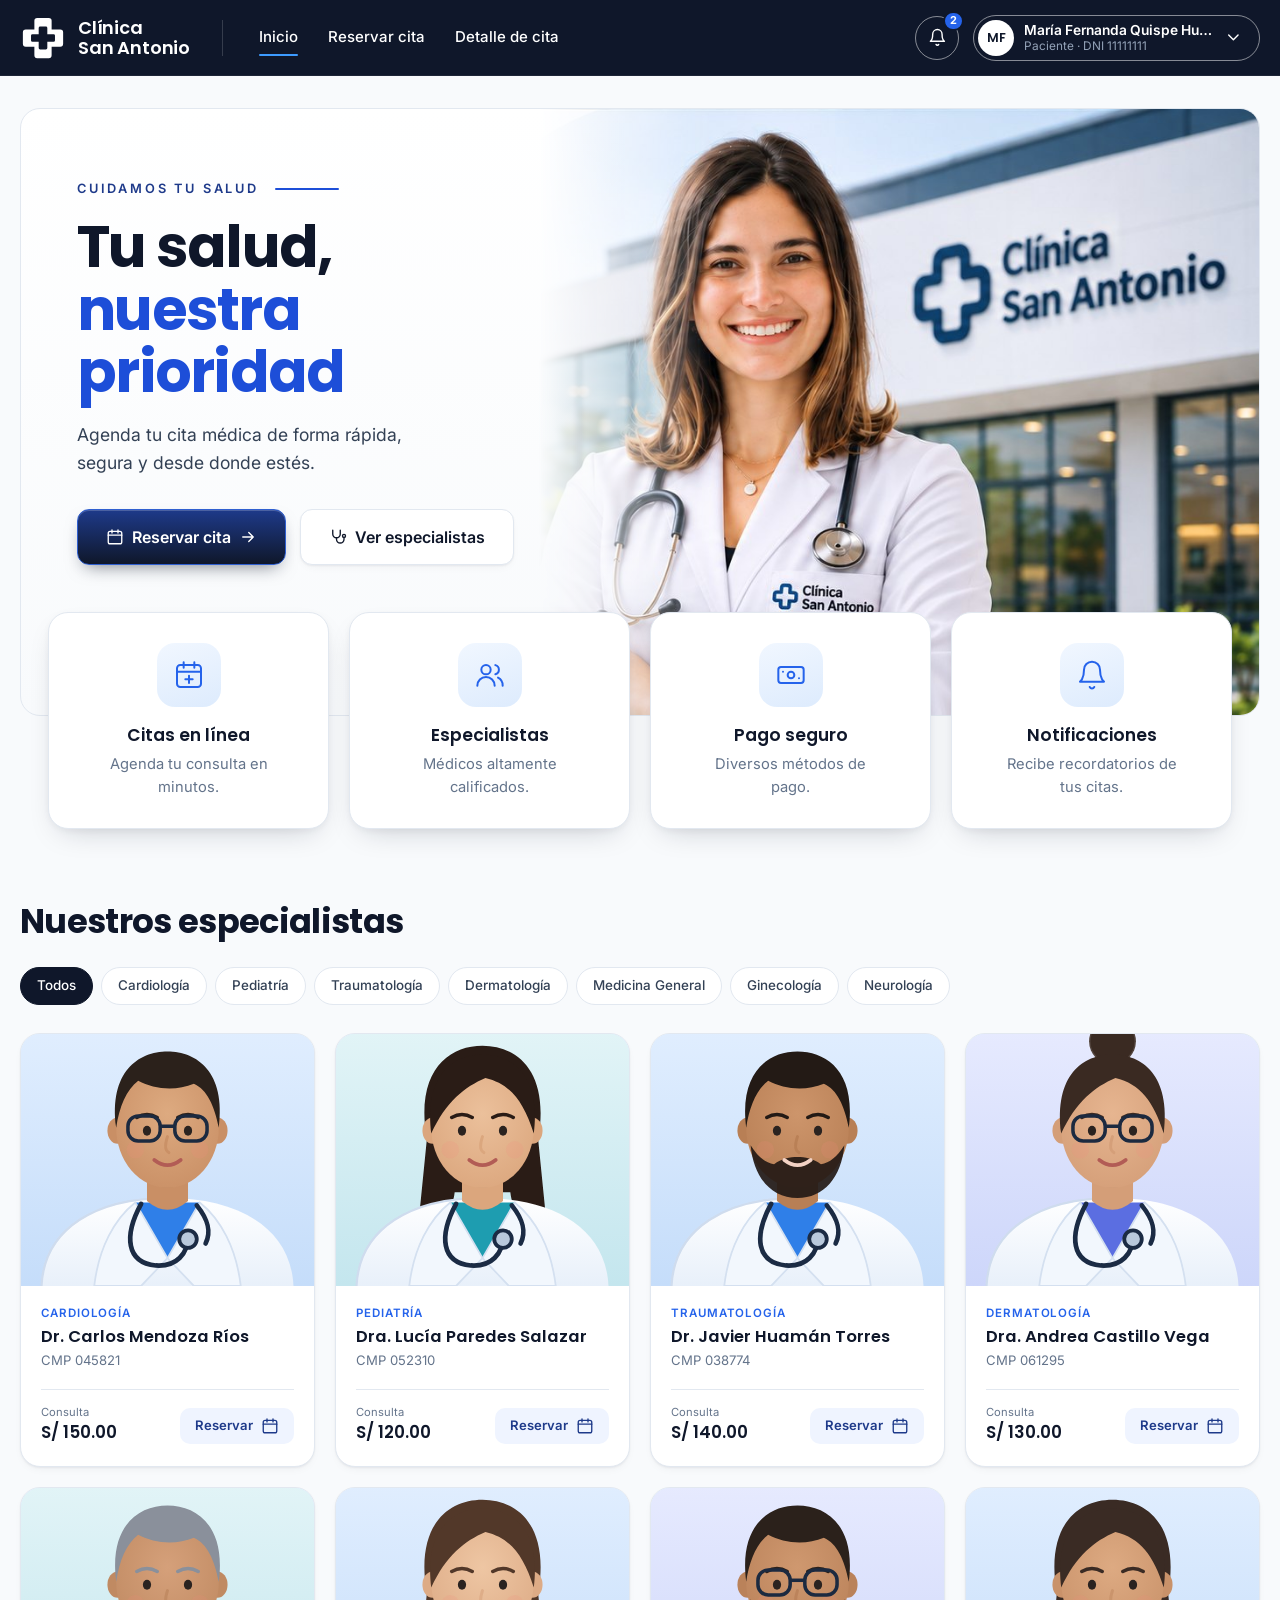
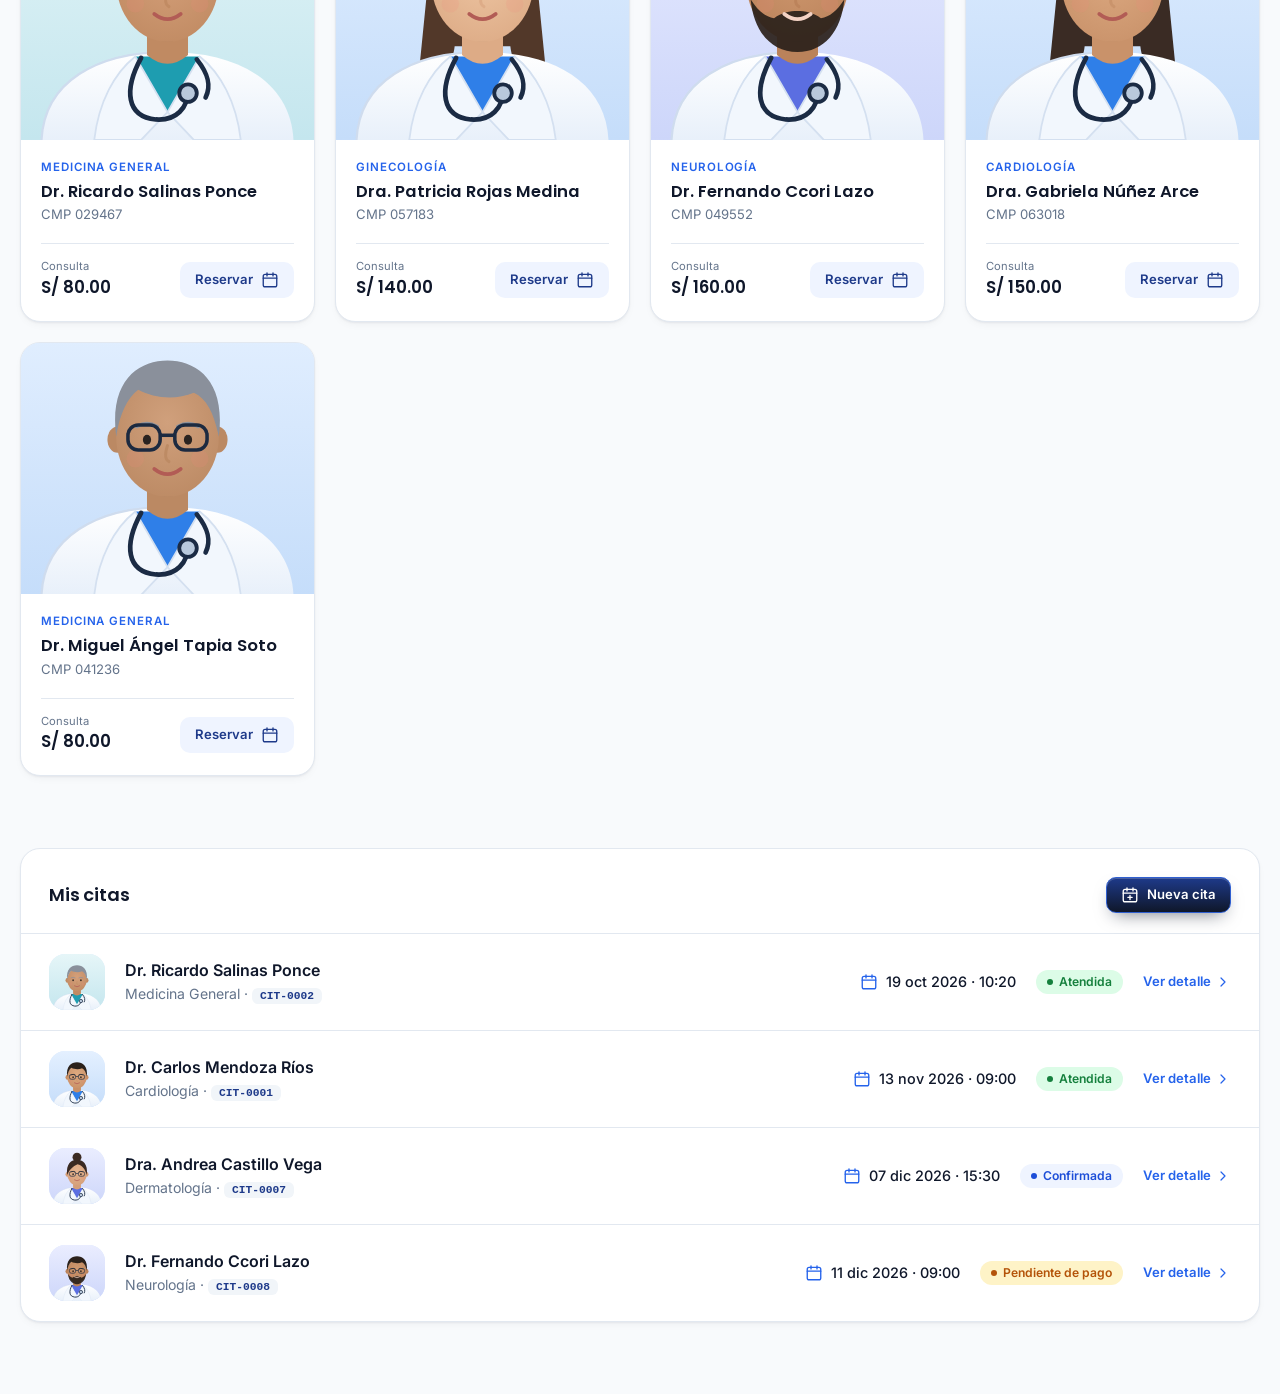
<file: frontend/index.html>
<!doctype html>
<html lang="es">
<head>
  <meta charset="utf-8">
  <meta name="viewport" content="width=device-width, initial-scale=1">
  <meta name="description" content="Sistema de gestión de citas médicas de la Clínica San Antonio.">
  <meta name="theme-color" content="#0F172A">
  <title>Clínica San Antonio · Gestión de citas</title>
  <link rel="icon" href="data:image/svg+xml,%3Csvg xmlns='http://www.w3.org/2000/svg' viewBox='0 0 40 40'%3E%3Crect width='40' height='40' rx='11' fill='%231E3A8A'/%3E%3Cpath d='M17 10h6v7h7v6h-7v7h-6v-7h-7v-6h7z' fill='%23fff'/%3E%3C/svg%3E">
  <link rel="preconnect" href="https://fonts.googleapis.com">
  <link rel="preconnect" href="https://fonts.gstatic.com" crossorigin>
  <link rel="stylesheet" href="https://fonts.googleapis.com/css2?family=Inter:wght@400;500;600;700&family=Poppins:wght@500;600;700&display=swap">
  <link rel="stylesheet" href="css/global.css">
  <link rel="stylesheet" href="css/modules.css">
</head>
<body>
  <a class="salto-contenido" href="#vista">Saltar al contenido</a>

  <header class="barra-superior">
    <button class="boton-icono boton-menu" id="botonMenu" type="button" aria-label="Abrir menú" aria-controls="menuLateral" aria-expanded="false">
      <svg class="icono" viewBox="0 0 24 24" aria-hidden="true"><path d="M4 6h16M4 12h16M4 18h16"/></svg>
    </button>

    <a class="marca" href="#/inicio" aria-label="Clínica San Antonio, inicio">
      <svg class="marca__logo" viewBox="0 0 48 48" aria-hidden="true">
        <path d="M18 3h12a3 3 0 0 1 3 3v9h9a3 3 0 0 1 3 3v12a3 3 0 0 1-3 3h-9v9a3 3 0 0 1-3 3H18a3 3 0 0 1-3-3v-9H6a3 3 0 0 1-3-3V18a3 3 0 0 1 3-3h9V6a3 3 0 0 1 3-3Z" fill="#fff"/>
        <path d="M21 12h6a1.5 1.5 0 0 1 1.5 1.5V20h6.5a1.5 1.5 0 0 1 1.5 1.5v5a1.5 1.5 0 0 1-1.5 1.5H28.5v6.5A1.5 1.5 0 0 1 27 36h-6a1.5 1.5 0 0 1-1.5-1.5V28H13a1.5 1.5 0 0 1-1.5-1.5v-5A1.5 1.5 0 0 1 13 20h6.5v-6.5A1.5 1.5 0 0 1 21 12Z" fill="#0F172A"/>
      </svg>
      <span class="marca__texto"><span>Clínica</span><span>San Antonio</span></span>
    </a>

    <nav class="navegacion-superior" id="navegacionSuperior" aria-label="Principal"></nav>

    <div class="barra-superior__acciones">
      <div class="notificaciones">
        <button class="boton-icono" id="botonNotificaciones" type="button" aria-label="Notificaciones" aria-haspopup="true" aria-expanded="false" aria-controls="panelNotificaciones">
          <svg class="icono" viewBox="0 0 24 24" aria-hidden="true"><path d="M6 8a6 6 0 1 1 12 0c0 7 3 9 3 9H3s3-2 3-9"/><path d="M10.3 21a1.9 1.9 0 0 0 3.4 0"/></svg>
          <span class="contador" id="contadorNotificaciones" hidden>0</span>
        </button>
        <section class="panel-notificaciones" id="panelNotificaciones" aria-label="Notificaciones" hidden>
          <header class="panel-notificaciones__cabecera">
            <h2>Notificaciones</h2>
            <button class="boton boton--fantasma boton--pequeno" id="botonMarcarLeidas" type="button">Marcar todas como leídas</button>
          </header>
          <ul class="panel-notificaciones__lista" id="listaNotificaciones"></ul>
        </section>
      </div>

      <div class="rol-actual">
        <button class="usuario-actual" id="botonRol" type="button" aria-haspopup="menu" aria-expanded="false" aria-controls="menuRol">
          <span class="avatar avatar--claro" id="usuarioIniciales" aria-hidden="true"></span>
          <span class="usuario-actual__texto">
            <strong id="usuarioNombre"></strong>
            <small id="usuarioDetalle"></small>
          </span>
          <svg class="icono" viewBox="0 0 24 24" aria-hidden="true"><path d="m6 9 6 6 6-6"/></svg>
        </button>
        <div class="menu-rol" id="menuRol" role="menu" aria-label="Cambiar perfil" hidden></div>
      </div>
    </div>
  </header>

  <div class="fondo-menu" id="fondoMenu" hidden></div>

  <div class="distribucion">
    <aside class="menu-lateral" id="menuLateral" aria-label="Menú principal">
      <nav class="menu-lateral__navegacion" id="navegacion"></nav>
      <footer class="menu-lateral__pie">
        <p class="menu-lateral__modo">
          <strong>Modo demostración</strong>
          Los datos se guardan en este navegador.
        </p>
        <button class="boton boton--secundario boton--pequeno boton--bloque" id="botonRestablecer" type="button">
          <svg class="icono" viewBox="0 0 24 24" aria-hidden="true"><path d="M3 12a9 9 0 1 0 3-6.7L3 8"/><path d="M3 3v5h5"/></svg>
          Restablecer datos
        </button>
      </footer>
    </aside>

    <main class="vista" id="vista" tabindex="-1"></main>
  </div>

  <div id="capaModal"></div>
  <div class="contenedor-toast" id="contenedorToast" role="status" aria-live="polite"></div>

  <script type="module" src="js/main.js"></script>
</body>
</html>
</file>
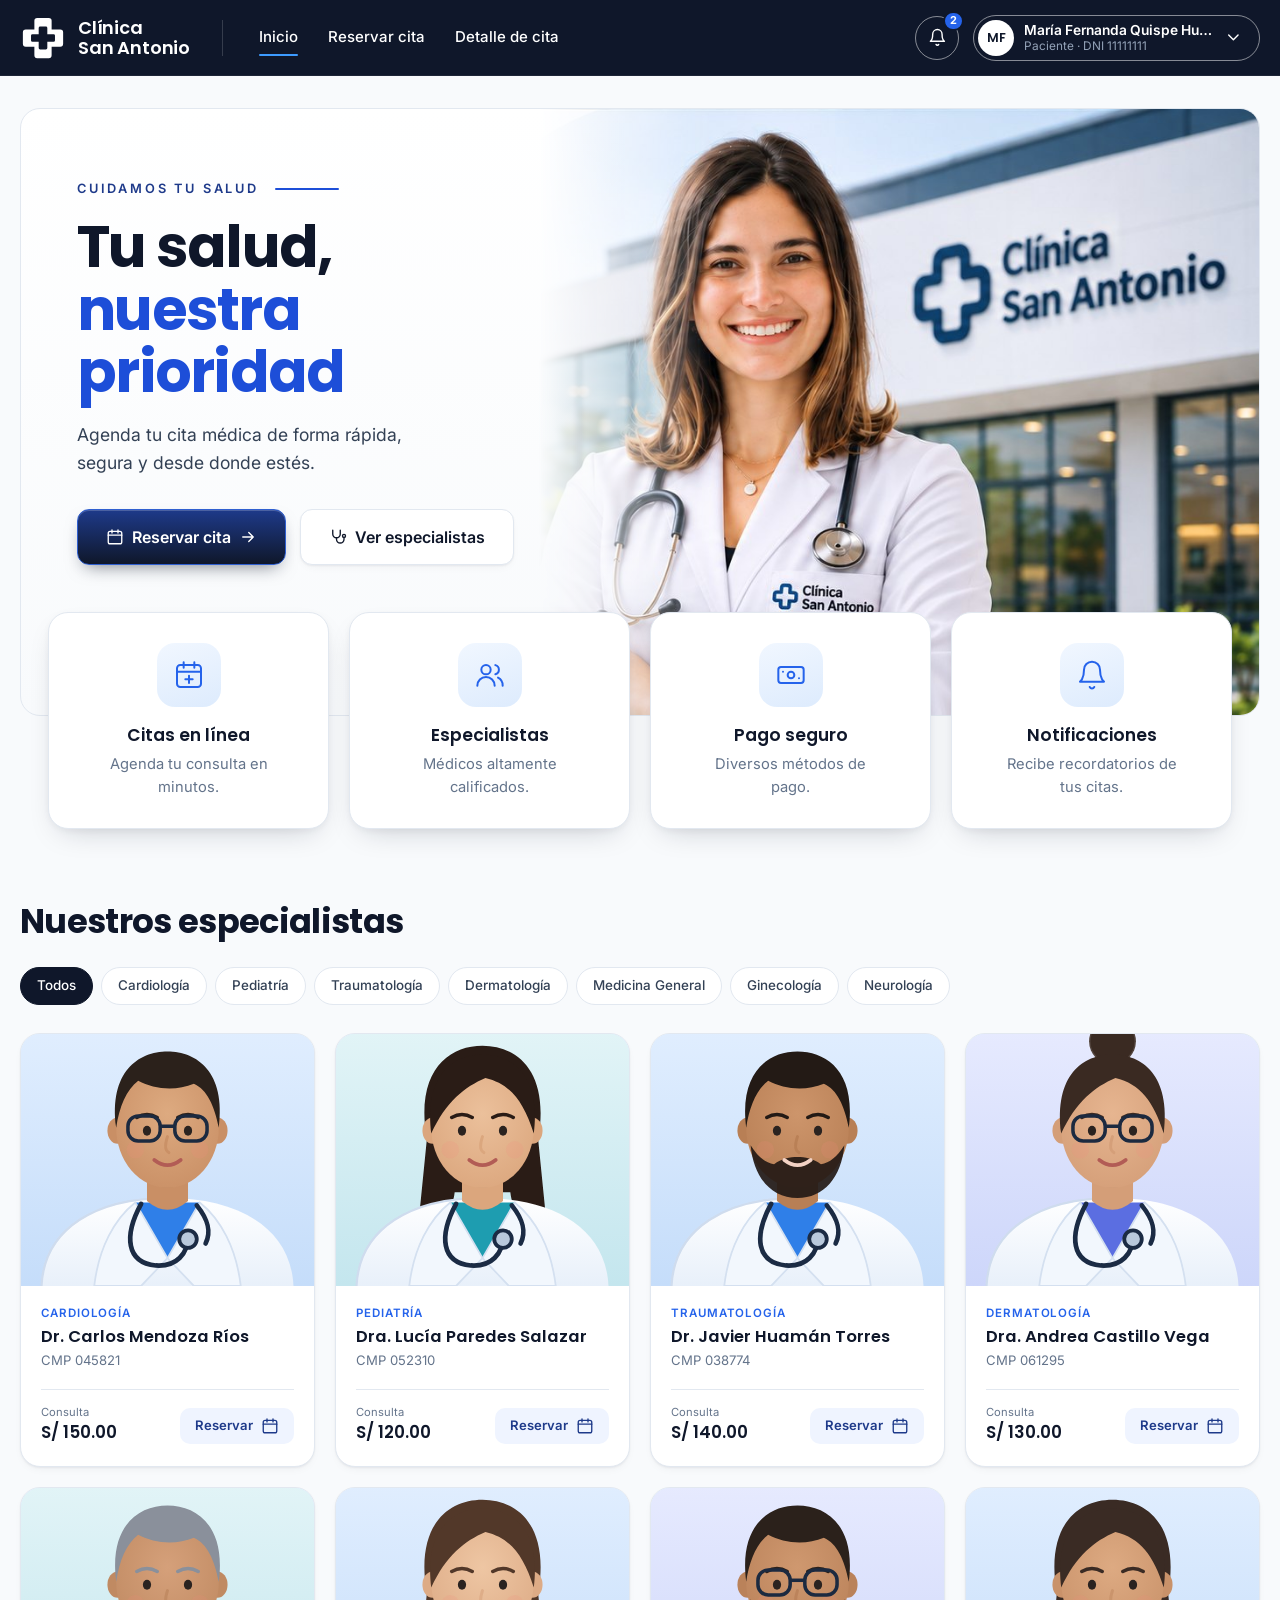
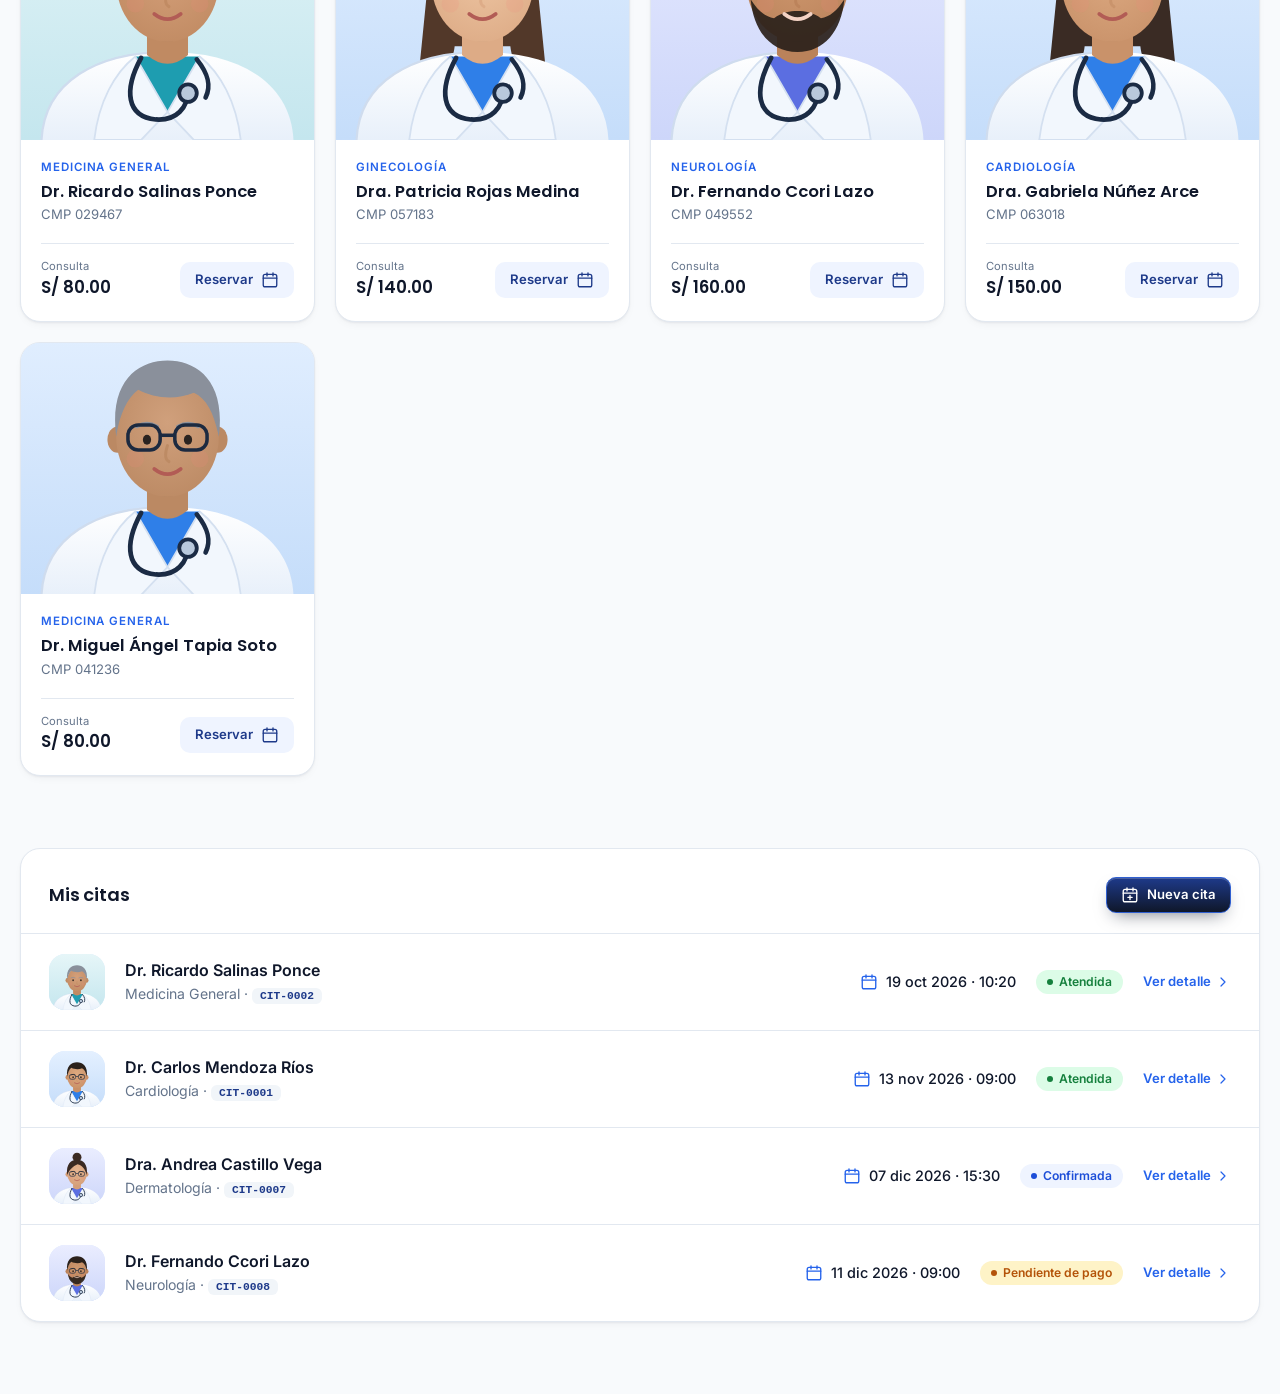
<file: frontend/login.html>
<!doctype html>
<html lang="es">
<head>
  <meta charset="utf-8">
  <meta name="viewport" content="width=device-width, initial-scale=1">
  <meta name="description" content="Ingreso al sistema de gestión de citas de la Clínica San Antonio.">
  <meta name="theme-color" content="#0F172A">
  <title>Iniciar sesión · Clínica San Antonio</title>
  <link rel="icon" href="data:image/svg+xml,%3Csvg xmlns='http://www.w3.org/2000/svg' viewBox='0 0 40 40'%3E%3Crect width='40' height='40' rx='11' fill='%231E3A8A'/%3E%3Cpath d='M17 10h6v7h7v6h-7v7h-6v-7h-7v-6h7z' fill='%23fff'/%3E%3C/svg%3E">
  <link rel="preconnect" href="https://fonts.googleapis.com">
  <link rel="preconnect" href="https://fonts.gstatic.com" crossorigin>
  <link rel="stylesheet" href="https://fonts.googleapis.com/css2?family=Inter:wght@400;500;600;700&family=Poppins:wght@500;600;700&display=swap">
  <link rel="stylesheet" href="css/global.css">
  <link rel="stylesheet" href="css/modules.css">
</head>
<body class="acceso">
  <main class="acceso__distribucion">
    <section class="acceso__panel" aria-labelledby="tituloAcceso">
      <a class="acceso__marca" href="login.html">
        <svg class="marca__logo" viewBox="0 0 40 40" aria-hidden="true">
          <rect width="40" height="40" rx="11" fill="#1E3A8A"/>
          <path d="M17 10h6v7h7v6h-7v7h-6v-7h-7v-6h7z" fill="#fff"/>
        </svg>
        <strong>Clínica San Antonio</strong>
      </a>

      <div class="acceso__contenido">
        <h1 class="acceso__titulo" id="tituloAcceso">Iniciar sesión</h1>

        <div class="acceso__tipos" id="tiposDeAcceso" role="group" aria-label="Tipo de usuario">
          <button class="acceso__tipo" type="button" data-grupo="paciente" aria-pressed="true">Paciente</button>
          <button class="acceso__tipo" type="button" data-grupo="personal" aria-pressed="false">Personal</button>
        </div>

        <div class="aviso aviso--peligro" id="avisoAcceso" role="alert" hidden></div>

        <form class="acceso__formulario" id="formularioIngreso" novalidate>
          <div class="campo">
            <label class="campo__etiqueta" for="ingresoIdentificador" id="etiquetaIdentificador">DNI</label>
            <input class="entrada" id="ingresoIdentificador" name="identificador" type="text" inputmode="numeric" maxlength="8" autocomplete="username" placeholder="8 dígitos" required>
            <p class="campo__error" data-error-de="identificador" hidden></p>
          </div>
          <div class="campo">
            <label class="campo__etiqueta" for="ingresoContrasena">Contraseña</label>
            <div class="campo__contrasena">
              <input class="entrada" id="ingresoContrasena" name="contrasena" type="password" autocomplete="current-password" placeholder="Tu contraseña" required>
              <button class="campo__ver" type="button" data-accion="mostrar-contrasena" aria-label="Mostrar contraseña" aria-pressed="false"></button>
            </div>
            <p class="campo__error" data-error-de="contrasena" hidden></p>
          </div>
          <p class="campo__ayuda">DNI de prueba: 11111111 (paciente), 22222222 (médico) y 33333333 (administrador).</p>
          <button class="boton boton--primario boton--bloque" type="submit">Ingresar</button>
        </form>

        <form class="acceso__formulario" id="formularioRegistro" novalidate hidden>
          <div class="acceso__rejilla">
            <div class="campo">
              <label class="campo__etiqueta" for="registroDni">DNI</label>
              <input class="entrada" id="registroDni" name="dni" type="text" inputmode="numeric" maxlength="8" autocomplete="off" placeholder="8 dígitos" required>
              <p class="campo__error" data-error-de="dni" hidden></p>
            </div>
            <div class="campo">
              <label class="campo__etiqueta" for="registroNacimiento">Fecha de nacimiento</label>
              <input class="entrada" id="registroNacimiento" name="fechaNacimiento" type="date" autocomplete="bday" required>
              <p class="campo__error" data-error-de="fechaNacimiento" hidden></p>
            </div>
            <div class="campo">
              <label class="campo__etiqueta" for="registroNombres">Nombres</label>
              <input class="entrada" id="registroNombres" name="nombres" type="text" autocomplete="given-name" required>
              <p class="campo__error" data-error-de="nombres" hidden></p>
            </div>
            <div class="campo">
              <label class="campo__etiqueta" for="registroApellidos">Apellidos</label>
              <input class="entrada" id="registroApellidos" name="apellidos" type="text" autocomplete="family-name" required>
              <p class="campo__error" data-error-de="apellidos" hidden></p>
            </div>
            <div class="campo">
              <label class="campo__etiqueta" for="registroSexo">Sexo</label>
              <select class="entrada" id="registroSexo" name="sexo" required>
                <option value="">Selecciona</option>
                <option value="F">Femenino</option>
                <option value="M">Masculino</option>
              </select>
              <p class="campo__error" data-error-de="sexo" hidden></p>
            </div>
            <div class="campo">
              <label class="campo__etiqueta" for="registroTelefono">Celular</label>
              <input class="entrada" id="registroTelefono" name="telefono" type="tel" inputmode="numeric" maxlength="11" autocomplete="tel-national" placeholder="9XX XXX XXX" required>
              <p class="campo__error" data-error-de="telefono" hidden></p>
            </div>
          </div>
          <div class="campo">
            <label class="campo__etiqueta" for="registroCorreo">Correo electrónico</label>
            <input class="entrada" id="registroCorreo" name="correo" type="email" autocomplete="email" required>
            <p class="campo__error" data-error-de="correo" hidden></p>
          </div>
          <div class="acceso__rejilla">
            <div class="campo">
              <label class="campo__etiqueta" for="registroContrasena">Contraseña</label>
              <div class="campo__contrasena">
                <input class="entrada" id="registroContrasena" name="contrasena" type="password" autocomplete="new-password" required>
                <button class="campo__ver" type="button" data-accion="mostrar-contrasena" aria-label="Mostrar contraseña" aria-pressed="false"></button>
              </div>
              <p class="campo__ayuda">Mínimo 8 caracteres, con letras y números.</p>
              <p class="campo__error" data-error-de="contrasena" hidden></p>
            </div>
            <div class="campo">
              <label class="campo__etiqueta" for="registroConfirmacion">Confirmar contraseña</label>
              <input class="entrada" id="registroConfirmacion" name="confirmacion" type="password" autocomplete="new-password" required>
              <p class="campo__error" data-error-de="confirmacion" hidden></p>
            </div>
          </div>
          <button class="boton boton--primario boton--bloque" type="submit">Crear cuenta</button>
        </form>

        <p class="acceso__alterno" id="alternoAcceso"></p>
      </div>
    </section>

    <aside class="acceso__lateral" aria-hidden="true">
      <svg class="acceso__simbolo" viewBox="0 0 40 40">
        <rect width="40" height="40" rx="11" fill="rgba(255,255,255,.1)"/>
        <path d="M17 10h6v7h7v6h-7v7h-6v-7h-7v-6h7z" fill="#fff"/>
      </svg>
      <p class="acceso__lema">Tu salud, nuestra prioridad</p>
    </aside>
  </main>

  <script type="module" src="js/acceso.js"></script>
</body>
</html>
</file>
<file: frontend/css/global.css>
:root {
  --color-noche: #0F172A;
  --color-noche-2: #1E293B;
  --color-azul: #1E3A8A;
  --color-azul-medio: #1D4ED8;
  --color-azul-claro: #2563EB;
  --color-azul-suave: #EFF4FF;
  --color-azul-borde: #D6E2FB;
  --color-fondo: #F8FAFC;
  --color-superficie: #FFFFFF;
  --color-superficie-2: #F1F5F9;
  --color-titulo: #0F172A;
  --color-texto: #334155;
  --color-texto-suave: #64748B;
  --color-texto-tenue: #94A3B8;
  --color-borde: #E2E8F0;
  --color-borde-fuerte: #CBD5E1;
  --color-exito: #15803D;
  --color-exito-suave: #DCFCE7;
  --color-alerta: #B45309;
  --color-alerta-suave: #FEF3C7;
  --color-peligro: #B91C1C;
  --color-peligro-suave: #FEE2E2;
  --color-violeta: #6D28D9;
  --color-violeta-suave: #EDE9FE;
  --degradado-primario: linear-gradient(180deg, #1E3A8A 0%, #0F172A 100%);
  --sombra-sm: 0 1px 2px rgba(15, 23, 42, .05), 0 4px 12px -6px rgba(15, 23, 42, .10);
  --sombra-md: 0 12px 30px -14px rgba(15, 23, 42, .25), 0 2px 6px rgba(15, 23, 42, .04);
  --sombra-lg: 0 28px 60px -24px rgba(15, 23, 42, .40);
  --radio-sm: 10px;
  --radio: 14px;
  --radio-lg: 20px;
  --fuente: 'Inter', system-ui, -apple-system, 'Segoe UI', Roboto, sans-serif;
  --fuente-titulos: 'Poppins', 'Inter', system-ui, sans-serif;
  --alto-barra: 68px;
  --ancho-menu: 264px;
  color-scheme: light;
}

*,
*::before,
*::after {
  box-sizing: border-box;
}

html {
  -webkit-text-size-adjust: 100%;
  scroll-padding-top: calc(var(--alto-barra) + 16px);
}

body {
  margin: 0;
  min-height: 100vh;
  background: var(--color-fondo);
  color: var(--color-texto);
  font: 400 15px/1.6 var(--fuente);
  -webkit-font-smoothing: antialiased;
}

body.modal-abierto {
  overflow: hidden;
}

h1, h2, h3, h4, h5 {
  margin: 0;
  color: var(--color-titulo);
  font-family: var(--fuente-titulos);
  line-height: 1.25;
  text-wrap: balance;
}

p, ul, ol, dl, dd, figure {
  margin: 0;
}

ul, ol {
  padding: 0;
  list-style: none;
}

a {
  color: var(--color-azul-claro);
}

button, input, select, textarea {
  font: inherit;
  color: inherit;
}

button {
  cursor: pointer;
}

:focus-visible {
  outline: 2px solid var(--color-azul-claro);
  outline-offset: 2px;
}

[hidden] {
  display: none !important;
}

.icono {
  width: 1.25em;
  height: 1.25em;
  flex: none;
  fill: none;
  stroke: currentColor;
  stroke-width: 1.8;
  stroke-linecap: round;
  stroke-linejoin: round;
}

.solo-lector {
  position: absolute;
  width: 1px;
  height: 1px;
  overflow: hidden;
  clip: rect(0 0 0 0);
  white-space: nowrap;
}

.salto-contenido {
  position: fixed;
  top: 8px;
  left: 8px;
  z-index: 100;
  padding: 10px 16px;
  border-radius: var(--radio-sm);
  background: #fff;
  color: var(--color-noche);
  font-weight: 600;
  transform: translateY(-200%);
}

.salto-contenido:focus {
  transform: none;
}

.barra-superior {
  position: fixed;
  inset: 0 0 auto;
  z-index: 40;
  display: flex;
  align-items: center;
  gap: 20px;
  height: var(--alto-barra);
  padding: 0 24px;
  background: var(--color-noche);
  border-bottom: 1px solid rgba(255, 255, 255, .06);
  color: #fff;
}

.marca {
  display: flex;
  align-items: center;
  gap: 12px;
  min-width: 0;
  color: #fff;
  text-decoration: none;
}

.marca__logo {
  width: 40px;
  height: 40px;
  flex: none;
}

.marca__texto strong {
  display: block;
  font-family: var(--fuente-titulos);
  font-size: 1rem;
  font-weight: 600;
  line-height: 1.15;
  white-space: nowrap;
}

.barra-superior__acciones {
  display: flex;
  margin-left: auto;
  align-items: center;
  gap: 14px;
}

.boton-icono {
  position: relative;
  display: grid;
  place-items: center;
  width: 42px;
  height: 42px;
  flex: none;
  border: 1px solid rgba(255, 255, 255, .18);
  border-radius: 12px;
  background: transparent;
  color: #fff;
  transition: background .15s, border-color .15s;
}

.boton-icono:hover,
.boton-icono[aria-expanded="true"] {
  background: rgba(255, 255, 255, .1);
  border-color: rgba(255, 255, 255, .4);
}

.boton-menu {
  display: none;
}

.contador {
  position: absolute;
  top: -6px;
  right: -6px;
  display: grid;
  place-items: center;
  min-width: 20px;
  height: 20px;
  padding: 0 5px;
  border: 2px solid var(--color-noche);
  border-radius: 10px;
  background: var(--color-azul-claro);
  color: #fff;
  font-size: .68rem;
  font-weight: 700;
  line-height: 1;
}

.usuario-actual {
  display: flex;
  align-items: center;
  gap: 10px;
  min-width: 0;
}

.usuario-actual__texto {
  min-width: 0;
}

.usuario-actual strong {
  display: block;
  max-width: 190px;
  overflow: hidden;
  color: #fff;
  font-size: .86rem;
  font-weight: 600;
  line-height: 1.25;
  text-overflow: ellipsis;
  white-space: nowrap;
}

.usuario-actual small {
  display: block;
  color: var(--color-texto-tenue);
  font-size: .74rem;
  line-height: 1.25;
}

.avatar {
  display: grid;
  place-items: center;
  width: 44px;
  height: 44px;
  flex: none;
  border-radius: 14px;
  background: linear-gradient(160deg, #EFF4FF, #DBE6FD);
  color: var(--color-azul);
  font-family: var(--fuente-titulos);
  font-size: .9rem;
  font-weight: 600;
}

.avatar--claro {
  width: 38px;
  height: 38px;
  border-radius: 50%;
  background: #fff;
  color: var(--color-noche);
  font-size: .78rem;
}

.avatar--grande {
  width: 60px;
  height: 60px;
  border-radius: 18px;
  font-size: 1.05rem;
}

.avatar--oscuro {
  background: var(--color-noche);
  color: #fff;
}

.notificaciones {
  position: relative;
}

.panel-notificaciones {
  position: absolute;
  top: calc(100% + 12px);
  right: 0;
  z-index: 50;
  width: min(390px, calc(100vw - 24px));
  overflow: hidden;
  border: 1px solid var(--color-borde);
  border-radius: 16px;
  background: #fff;
  box-shadow: var(--sombra-lg);
  color: var(--color-texto);
}

.panel-notificaciones__cabecera {
  display: flex;
  align-items: center;
  justify-content: space-between;
  gap: 12px;
  padding: 14px 16px 14px 20px;
  border-bottom: 1px solid var(--color-borde);
}

.panel-notificaciones__cabecera h2 {
  font-size: .98rem;
  font-weight: 600;
}

.panel-notificaciones__lista {
  max-height: 380px;
  overflow-y: auto;
}

.notificacion {
  position: relative;
  display: grid;
  gap: 2px;
  width: 100%;
  padding: 14px 20px 14px 38px;
  border: 0;
  border-bottom: 1px solid var(--color-borde);
  background: #fff;
  text-align: left;
}

.notificacion:hover {
  background: var(--color-fondo);
}

.notificacion--no-leida {
  background: var(--color-azul-suave);
}

.notificacion--no-leida::before {
  content: "";
  position: absolute;
  top: 21px;
  left: 18px;
  width: 8px;
  height: 8px;
  border-radius: 50%;
  background: var(--color-azul-claro);
}

.notificacion strong {
  color: var(--color-titulo);
  font-size: .9rem;
  font-weight: 600;
}

.notificacion span {
  font-size: .85rem;
  line-height: 1.5;
}

.notificacion time {
  color: var(--color-texto-suave);
  font-size: .74rem;
}

.panel-notificaciones__vacio {
  padding: 36px 24px;
  color: var(--color-texto-suave);
  font-size: .9rem;
  text-align: center;
}

.distribucion {
  min-height: 100vh;
  padding-top: var(--alto-barra);
}

.menu-lateral {
  position: fixed;
  top: var(--alto-barra);
  bottom: 0;
  left: 0;
  z-index: 30;
  display: flex;
  flex-direction: column;
  width: var(--ancho-menu);
  overflow-y: auto;
  border-right: 1px solid var(--color-borde);
  background: #fff;
}

.menu-lateral__navegacion {
  display: grid;
  gap: 22px;
  padding: 24px 16px;
}

.menu-seccion__titulo {
  margin-bottom: 8px;
  padding: 0 12px;
  color: var(--color-texto-tenue);
  font-family: var(--fuente);
  font-size: .7rem;
  font-weight: 600;
  letter-spacing: .1em;
  text-transform: uppercase;
}

.menu-seccion__lista {
  display: grid;
  gap: 2px;
}

.menu-enlace {
  position: relative;
  display: flex;
  align-items: center;
  gap: 12px;
  min-height: 44px;
  padding: 0 12px;
  border-radius: 12px;
  color: var(--color-texto);
  font-size: .9rem;
  font-weight: 500;
  text-decoration: none;
  transition: background .15s, color .15s;
}

.menu-enlace .icono {
  color: var(--color-texto-suave);
}

.menu-enlace:hover {
  background: var(--color-superficie-2);
  color: var(--color-titulo);
}

.menu-enlace[aria-current="page"] {
  background: var(--color-azul-suave);
  color: var(--color-azul);
  font-weight: 600;
}

.menu-enlace[aria-current="page"] .icono {
  color: var(--color-azul-claro);
}

.menu-enlace[aria-current="page"]::before {
  content: "";
  position: absolute;
  top: 10px;
  bottom: 10px;
  left: -16px;
  width: 4px;
  border-radius: 0 4px 4px 0;
  background: var(--color-azul-claro);
}

.menu-lateral__pie {
  display: grid;
  gap: 12px;
  margin-top: auto;
  padding: 16px;
  border-top: 1px solid var(--color-borde);
}

.menu-lateral__modo {
  padding: 12px 14px;
  border-radius: 12px;
  background: var(--color-fondo);
  color: var(--color-texto-suave);
  font-size: .8rem;
  line-height: 1.45;
}

.menu-lateral__modo strong {
  display: block;
  color: var(--color-titulo);
  font-size: .82rem;
}

.fondo-menu {
  position: fixed;
  inset: var(--alto-barra) 0 0;
  z-index: 25;
  background: rgba(15, 23, 42, .45);
}

.vista {
  margin-left: var(--ancho-menu);
  padding: 32px clamp(16px, 3vw, 40px) 72px;
  outline: none;
}

.vista__contenido {
  max-width: 1180px;
  margin: 0 auto;
}

.boton {
  display: inline-flex;
  align-items: center;
  justify-content: center;
  gap: 8px;
  min-height: 46px;
  padding: 0 22px;
  border: 1px solid transparent;
  border-radius: 12px;
  font-size: .9rem;
  font-weight: 600;
  line-height: 1.2;
  text-decoration: none;
  white-space: nowrap;
  transition: transform .15s, box-shadow .2s, background .2s, border-color .2s, color .2s;
}

.boton .icono {
  width: 18px;
  height: 18px;
}

.boton--primario {
  border-color: #2F5FD0;
  background: var(--degradado-primario);
  box-shadow: 0 8px 18px -8px rgba(15, 23, 42, .6), inset 0 1px 0 rgba(255, 255, 255, .2);
  color: #fff;
}

.boton--primario:hover:not(:disabled) {
  transform: translateY(-1px);
  box-shadow: 0 12px 22px -8px rgba(15, 23, 42, .65), inset 0 1px 0 rgba(255, 255, 255, .2);
}

.boton--secundario {
  border-color: var(--color-borde);
  background: #fff;
  box-shadow: var(--sombra-sm);
  color: var(--color-noche);
}

.boton--secundario:hover:not(:disabled) {
  border-color: var(--color-azul-claro);
  color: var(--color-azul-claro);
}

.boton--suave {
  background: var(--color-azul-suave);
  color: var(--color-azul);
}

.boton--suave:hover:not(:disabled) {
  background: var(--color-azul);
  color: #fff;
}

.boton--peligro {
  background: var(--color-peligro);
  box-shadow: 0 8px 18px -8px rgba(185, 28, 28, .6);
  color: #fff;
}

.boton--peligro:hover:not(:disabled) {
  background: #991B1B;
}

.boton--fantasma {
  padding: 0 10px;
  background: transparent;
  color: var(--color-azul-claro);
}

.boton--fantasma:hover:not(:disabled) {
  background: var(--color-azul-suave);
}

.boton--pequeno {
  min-height: 36px;
  padding: 0 14px;
  border-radius: 10px;
  font-size: .82rem;
}

.boton--bloque {
  width: 100%;
}

.boton:disabled {
  cursor: not-allowed;
  opacity: .5;
  box-shadow: none;
}

.giro {
  width: 16px;
  height: 16px;
  flex: none;
  border: 2px solid currentColor;
  border-right-color: transparent;
  border-radius: 50%;
  animation: girar .7s linear infinite;
}

@keyframes girar {
  to {
    transform: rotate(360deg);
  }
}

.campo {
  display: grid;
  gap: 6px;
  min-width: 0;
}

.campo__etiqueta {
  color: var(--color-titulo);
  font-size: .82rem;
  font-weight: 600;
}

.campo__ayuda {
  display: flex;
  justify-content: space-between;
  gap: 12px;
  color: var(--color-texto-suave);
  font-size: .78rem;
}

.entrada {
  width: 100%;
  min-height: 48px;
  padding: 0 16px;
  border: 1px solid var(--color-borde);
  border-radius: 12px;
  background: #fff;
  color: var(--color-titulo);
  transition: border-color .15s, box-shadow .15s;
}

.entrada::placeholder {
  color: var(--color-texto-tenue);
}

.entrada:hover {
  border-color: var(--color-borde-fuerte);
}

.entrada:focus {
  outline: none;
  border-color: var(--color-azul-claro);
  box-shadow: 0 0 0 4px var(--color-azul-suave);
}

textarea.entrada {
  display: block;
  min-height: 104px;
  padding: 12px 16px;
  line-height: 1.5;
  resize: vertical;
}

.insignia {
  display: inline-flex;
  align-items: center;
  gap: 6px;
  padding: 4px 11px;
  border-radius: 999px;
  font-size: .76rem;
  font-weight: 600;
  line-height: 1.3;
  white-space: nowrap;
}

.insignia::before {
  content: "";
  width: 6px;
  height: 6px;
  border-radius: 50%;
  background: currentColor;
}

.insignia--info {
  background: var(--color-azul-suave);
  color: var(--color-azul-medio);
}

.insignia--exito {
  background: var(--color-exito-suave);
  color: var(--color-exito);
}

.insignia--alerta {
  background: var(--color-alerta-suave);
  color: var(--color-alerta);
}

.insignia--peligro {
  background: var(--color-peligro-suave);
  color: var(--color-peligro);
}

.insignia--violeta {
  background: var(--color-violeta-suave);
  color: var(--color-violeta);
}

.insignia--neutro {
  background: var(--color-superficie-2);
  color: var(--color-texto-suave);
}

.aviso {
  display: flex;
  align-items: flex-start;
  gap: 12px;
  padding: 14px 16px;
  border-radius: var(--radio);
  font-size: .9rem;
  line-height: 1.5;
}

.aviso > .icono {
  width: 19px;
  height: 19px;
  margin-top: 1px;
}

.aviso strong {
  display: block;
  font-weight: 600;
}

.aviso--info {
  background: var(--color-azul-suave);
  color: var(--color-noche);
}

.aviso--info > .icono {
  color: var(--color-azul-claro);
}

.aviso--alerta {
  background: var(--color-alerta-suave);
  color: #7C3E06;
}

.aviso--peligro {
  background: var(--color-peligro-suave);
  color: #7F1D1D;
}

.aviso--exito {
  background: var(--color-exito-suave);
  color: #14532D;
}

.modal-fondo {
  position: fixed;
  inset: 0;
  z-index: 80;
  display: grid;
  place-items: center;
  padding: 16px;
  overflow-y: auto;
  background: rgba(8, 15, 30, .6);
  backdrop-filter: blur(3px);
  animation: aparecer .15s ease-out;
}

.modal {
  width: min(480px, 100%);
  max-height: calc(100vh - 32px);
  overflow-y: auto;
  border-radius: var(--radio-lg);
  background: #fff;
  box-shadow: var(--sombra-lg);
  animation: elevar .2s ease-out;
}

.modal--grande {
  width: min(640px, 100%);
}

.modal__cabecera {
  display: flex;
  align-items: center;
  justify-content: space-between;
  gap: 16px;
  padding: 20px 24px;
  border-radius: var(--radio-lg) var(--radio-lg) 0 0;
  background: var(--color-noche);
}

.modal__cabecera h2 {
  color: #fff;
  font-size: 1.05rem;
  font-weight: 600;
}

.modal__cerrar {
  display: grid;
  place-items: center;
  width: 36px;
  height: 36px;
  border: 0;
  border-radius: 10px;
  background: rgba(255, 255, 255, .1);
  color: #fff;
}

.modal__cerrar:hover {
  background: rgba(255, 255, 255, .2);
}

.modal__cuerpo {
  display: grid;
  gap: 16px;
  padding: 24px;
}

.modal__pie {
  display: flex;
  flex-wrap: wrap;
  justify-content: flex-end;
  gap: 10px;
  padding: 0 24px 24px;
}

.confirmacion {
  display: flex;
  align-items: flex-start;
  gap: 16px;
}

.confirmacion__icono {
  display: grid;
  place-items: center;
  width: 48px;
  height: 48px;
  flex: none;
  border-radius: 50%;
  background: var(--color-azul-suave);
  color: var(--color-azul-claro);
}

.confirmacion__icono--peligro {
  background: var(--color-peligro-suave);
  color: var(--color-peligro);
}

.confirmacion__icono .icono {
  width: 24px;
  height: 24px;
}

.confirmacion p {
  padding-top: 4px;
}

.contenedor-toast {
  position: fixed;
  bottom: 24px;
  left: 50%;
  z-index: 90;
  display: grid;
  justify-items: center;
  gap: 10px;
  width: max-content;
  max-width: calc(100vw - 32px);
  transform: translateX(-50%);
  pointer-events: none;
}

.toast {
  display: flex;
  align-items: center;
  gap: 10px;
  padding: 13px 20px;
  border-radius: 14px;
  background: var(--color-noche);
  box-shadow: var(--sombra-lg);
  color: #fff;
  font-size: .9rem;
  font-weight: 500;
  animation: elevar .2s ease-out;
}

.toast .icono {
  color: #6EE7A0;
}

.toast--error .icono {
  color: #FCA5A5;
}

.toast--info .icono {
  color: #93C5FD;
}

.toast--saliendo {
  opacity: 0;
  transition: opacity .25s;
}

@keyframes aparecer {
  from {
    opacity: 0;
  }
}

@keyframes elevar {
  from {
    opacity: 0;
    transform: translateY(8px);
  }
}

@media (max-width: 1080px) {
  .usuario-actual__texto {
    display: none;
  }
}

@media (max-width: 960px) {
  .boton-menu {
    display: grid;
  }

  .barra-superior {
    gap: 14px;
    padding: 0 16px;
  }

  .menu-lateral {
    transform: translateX(-100%);
    transition: transform .2s ease-out;
    box-shadow: var(--sombra-lg);
  }

  body.menu-abierto .menu-lateral {
    transform: none;
  }

  .vista {
    margin-left: 0;
    padding-top: 24px;
  }
}

@media (max-width: 520px) {
  .barra-superior {
    gap: 8px;
    padding: 0 12px;
  }

  .marca__texto {
    display: none;
  }

  .barra-superior__acciones {
    gap: 8px;
  }

  .modal__pie .boton {
    flex: 1;
  }
}

@media (prefers-reduced-motion: reduce) {
  *,
  *::before,
  *::after {
    animation-duration: .01ms !important;
    transition-duration: .01ms !important;
  }
}

:root {
  --alto-barra: 76px;
}

.barra-superior {
  gap: 28px;
  padding: 0 max(20px, calc((100vw - 1240px) / 2));
}

.marca {
  gap: 12px;
}

.marca__logo {
  width: 46px;
  height: 46px;
}

.marca__texto {
  font-family: var(--fuente-titulos);
  font-size: 1.12rem;
  font-weight: 600;
  letter-spacing: -.01em;
  line-height: 1.1;
}

.marca__texto span {
  display: block;
  white-space: nowrap;
}

.navegacion-superior {
  display: flex;
  align-items: center;
  gap: 30px;
  height: 36px;
  margin-left: 4px;
  padding-left: 36px;
  border-left: 1px solid rgba(255, 255, 255, .16);
}

.navegacion-superior__enlace {
  position: relative;
  padding: 8px 0;
  color: #fff;
  font-size: .94rem;
  font-weight: 500;
  text-decoration: none;
  white-space: nowrap;
}

.navegacion-superior__enlace::after {
  content: "";
  position: absolute;
  right: 0;
  bottom: 2px;
  left: 0;
  height: 2px;
  border-radius: 2px;
  background: #3D9BFF;
  transform: scaleX(0);
  transition: transform .2s;
}

.navegacion-superior__enlace:hover::after,
.navegacion-superior__enlace[aria-current="page"]::after {
  transform: scaleX(1);
}

.boton-icono {
  width: 44px;
  height: 44px;
  border-color: rgba(255, 255, 255, .5);
  border-radius: 50%;
}

.usuario-actual {
  padding: 4px 16px 4px 4px;
  border: 1px solid rgba(255, 255, 255, .5);
  border-radius: 999px;
}

.avatar--claro {
  width: 36px;
  height: 36px;
}

.menu-lateral,
.fondo-menu {
  display: none;
}

.vista {
  margin-left: 0;
  padding: 32px max(20px, calc((100vw - 1240px) / 2)) 72px;
}

.vista__contenido {
  max-width: none;
}

@media (max-width: 980px) {
  .navegacion-superior {
    display: none;
  }

  .barra-superior {
    gap: 14px;
    height: 72px;
    padding: 0 16px;
  }

  .boton-menu {
    display: grid;
  }

  .menu-lateral {
    display: flex;
    top: 72px;
  }

  .fondo-menu {
    display: block;
    inset: 72px 0 0;
  }

  .fondo-menu[hidden] {
    display: none;
  }

  .usuario-actual {
    padding: 4px;
  }

  .vista {
    padding: 24px 20px 56px;
  }
}

@media (max-width: 700px) {
  .marca__texto {
    font-size: .92rem;
  }

  .marca__logo {
    width: 40px;
    height: 40px;
  }

  .boton-icono {
    width: 40px;
    height: 40px;
  }
}

.rol-actual {
  position: relative;
}

button.usuario-actual {
  background: transparent;
  color: inherit;
  cursor: pointer;
  text-align: left;
}

button.usuario-actual:hover,
button.usuario-actual[aria-expanded="true"] {
  background: rgba(255, 255, 255, .1);
  border-color: #fff;
}

.menu-rol {
  position: absolute;
  top: 56px;
  right: 0;
  z-index: 60;
  width: min(310px, calc(100vw - 32px));
  padding: 8px;
  border: 1px solid var(--color-borde);
  border-radius: var(--radio);
  background: #fff;
  box-shadow: var(--sombra-lg);
}

.menu-rol__titulo {
  padding: 10px 12px 8px;
  color: var(--color-texto-suave);
  font-size: .72rem;
  font-weight: 600;
  letter-spacing: .1em;
  text-transform: uppercase;
}

.menu-rol__opcion {
  display: flex;
  align-items: center;
  gap: 12px;
  width: 100%;
  padding: 10px 12px;
  border: 0;
  border-radius: 12px;
  background: none;
  color: var(--color-titulo);
  text-align: left;
}

.menu-rol__opcion:hover,
.menu-rol__opcion[aria-checked="true"] {
  background: var(--color-azul-suave);
}

.menu-rol__opcion .avatar--claro {
  background: var(--color-azul-suave);
  color: var(--color-azul);
}

.menu-rol__texto {
  flex: 1;
  min-width: 0;
}

.menu-rol__texto strong,
.menu-rol__texto small {
  display: block;
  line-height: 1.3;
}

.menu-rol__texto strong {
  font-size: .9rem;
}

.menu-rol__texto small {
  color: var(--color-texto-suave);
  font-size: .78rem;
}

.menu-rol__opcion > .icono {
  color: var(--color-azul-claro);
}
</file>
<file: frontend/css/modules.css>
.encabezado-modulo {
  margin-bottom: 24px;
}

.migas {
  display: flex;
  flex-wrap: wrap;
  align-items: center;
  gap: 6px;
  margin-bottom: 12px;
  color: var(--color-titulo);
  font-size: .84rem;
  font-weight: 500;
}

.migas a {
  color: var(--color-texto-suave);
  font-weight: 400;
  text-decoration: none;
}

.migas a:hover {
  color: var(--color-azul-claro);
}

.migas .icono {
  width: 14px;
  height: 14px;
  color: var(--color-texto-tenue);
}

.encabezado-modulo__fila {
  display: flex;
  flex-wrap: wrap;
  align-items: flex-end;
  justify-content: space-between;
  gap: 16px 24px;
}

.encabezado-modulo__titulo {
  font-size: clamp(1.6rem, 1.3rem + 1vw, 2.1rem);
  font-weight: 700;
  letter-spacing: -.02em;
}

.encabezado-modulo__descripcion {
  max-width: 62ch;
  margin-top: 6px;
  color: var(--color-texto-suave);
}

.panel {
  padding: 28px;
  border: 1px solid var(--color-borde);
  border-radius: var(--radio-lg);
  background: var(--color-superficie);
  box-shadow: var(--sombra-sm);
}

.panel__cabecera {
  display: flex;
  align-items: center;
  justify-content: space-between;
  gap: 12px;
  margin-bottom: 16px;
}

.panel__titulo {
  font-size: 1.12rem;
  font-weight: 600;
  letter-spacing: -.01em;
}

.panel__titulo:focus {
  outline: none;
}

.panel__titulo--separado {
  margin: 28px 0 4px;
}

.subtitulo {
  margin-bottom: 12px;
  font-family: var(--fuente);
  font-size: .86rem;
  font-weight: 600;
}

.codigo {
  padding: 2px 8px;
  border-radius: 6px;
  background: var(--color-superficie-2);
  color: var(--color-azul);
  font-family: ui-monospace, 'SFMono-Regular', Menlo, Consolas, monospace;
  font-size: .8em;
  font-weight: 600;
}

.vacio {
  display: grid;
  grid-column: 1 / -1;
  justify-items: center;
  gap: 10px;
  padding: 40px 20px;
  border: 1px dashed var(--color-borde-fuerte);
  border-radius: var(--radio);
  text-align: center;
}

.vacio__icono {
  display: grid;
  place-items: center;
  width: 52px;
  height: 52px;
  border-radius: 16px;
  background: var(--color-azul-suave);
  color: var(--color-azul-claro);
}

.vacio__titulo {
  color: var(--color-titulo);
  font-size: .98rem;
}

.vacio__mensaje {
  max-width: 44ch;
  color: var(--color-texto-suave);
  font-size: .9rem;
}

.vacio .boton {
  margin-top: 6px;
}

.boton--peligro-suave {
  border-color: #FBD5D5;
  background: #fff;
  color: var(--color-peligro);
}

.boton--peligro-suave:hover:not(:disabled) {
  border-color: var(--color-peligro);
  background: var(--color-peligro-suave);
}

.stepper {
  display: flex;
  align-items: flex-start;
  margin-bottom: 24px;
  padding: 22px 28px 18px;
  border: 1px solid var(--color-borde);
  border-radius: var(--radio-lg);
  background: #fff;
  box-shadow: var(--sombra-sm);
}

.stepper__paso {
  position: relative;
  display: flex;
  flex: 1;
  flex-direction: column;
  align-items: center;
  gap: 8px;
  color: var(--color-texto-suave);
  font-size: .84rem;
  font-weight: 500;
  text-align: center;
}

.stepper__paso:not(:last-child)::after {
  content: "";
  position: absolute;
  top: 18px;
  right: calc(-50% + 26px);
  left: calc(50% + 26px);
  height: 2px;
  border-radius: 2px;
  background: var(--color-borde);
}

.stepper__paso--completado:not(:last-child)::after {
  background: var(--color-azul-claro);
}

.stepper__marcador {
  display: grid;
  place-items: center;
  width: 38px;
  height: 38px;
  border: 2px solid var(--color-borde);
  border-radius: 50%;
  background: #fff;
  color: var(--color-texto-suave);
  font-family: var(--fuente-titulos);
  font-size: .9rem;
  font-weight: 600;
  transition: all .2s;
}

.stepper__marcador .icono {
  width: 18px;
  height: 18px;
  stroke-width: 2.6;
}

.stepper__paso--actual {
  color: var(--color-titulo);
  font-weight: 600;
}

.stepper__paso--actual .stepper__marcador {
  border-color: #2F5FD0;
  background: var(--degradado-primario);
  box-shadow: 0 0 0 6px var(--color-azul-suave);
  color: #fff;
}

.stepper__paso--completado {
  color: var(--color-titulo);
}

.stepper__paso--completado .stepper__marcador {
  border-color: var(--color-noche);
  background: var(--color-noche);
  color: #fff;
}

.en-construccion {
  display: flex;
  align-items: flex-start;
  gap: 16px;
  padding: 18px 20px;
  border: 1px solid var(--color-azul-borde);
  border-radius: var(--radio);
  background: linear-gradient(180deg, #F5F8FF, #EEF3FD);
}

.en-construccion__icono {
  display: grid;
  place-items: center;
  width: 44px;
  height: 44px;
  flex: none;
  border-radius: 12px;
  background: var(--color-noche);
  color: #fff;
}

.en-construccion__etiqueta {
  color: var(--color-azul);
  font-size: .74rem;
  font-weight: 700;
  letter-spacing: .08em;
  text-transform: uppercase;
}

.en-construccion__texto {
  margin-top: 4px;
  color: var(--color-texto);
  font-size: .9rem;
}

.en-construccion__responsable {
  margin-top: 8px;
  color: var(--color-texto-suave);
  font-size: .84rem;
}

.en-construccion__responsable strong {
  color: var(--color-titulo);
}

.lista-citas {
  display: grid;
  gap: 10px;
  margin-top: 12px;
  container-type: inline-size;
}


.fila-cita,
.fila-medico {
  display: flex;
  align-items: center;
  gap: 16px;
  padding: 12px 16px 12px 12px;
  border: 1px solid var(--color-borde);
  border-radius: var(--radio);
  background: #fff;
  color: inherit;
  text-decoration: none;
  transition: border-color .15s, box-shadow .15s, transform .15s;
}

.fila-cita:hover,
.fila-medico:hover {
  border-color: var(--color-azul-claro);
  box-shadow: 0 8px 22px -14px rgba(37, 99, 235, .55);
  transform: translateY(-1px);
}

.fila-cita--seleccionada,
.fila-medico--seleccionada {
  border-color: var(--color-azul-claro);
  background: var(--color-azul-suave);
}

.fila-cita__fecha {
  display: grid;
  place-items: center;
  align-content: center;
  width: 54px;
  height: 54px;
  flex: none;
  border-radius: 14px;
  background: var(--color-noche);
  color: #fff;
  line-height: 1.05;
}

.fila-cita__fecha b {
  font-family: var(--fuente-titulos);
  font-size: 1.15rem;
}

.fila-cita__fecha small {
  color: #CBD5E1;
  font-size: .68rem;
  font-weight: 600;
  letter-spacing: .06em;
  text-transform: uppercase;
}

.fila-cita__info,
.fila-medico__info {
  display: grid;
  flex: 1;
  min-width: 0;
}

.fila-cita__info strong,
.fila-medico__info strong {
  overflow: hidden;
  color: var(--color-titulo);
  font-size: .93rem;
  font-weight: 600;
  text-overflow: ellipsis;
  white-space: nowrap;
}

.fila-cita__info small,
.fila-medico__info small {
  overflow: hidden;
  color: var(--color-texto-suave);
  font-size: .82rem;
  text-overflow: ellipsis;
  white-space: nowrap;
}

.fila-cita__hora {
  display: flex;
  align-items: center;
  gap: 6px;
  color: var(--color-titulo);
  font-size: .88rem;
  font-weight: 600;
  font-variant-numeric: tabular-nums;
}

.fila-cita__hora .icono {
  width: 16px;
  height: 16px;
  color: var(--color-azul-claro);
}

.fila-cita__ir,
.fila-medico__ir {
  color: var(--color-texto-tenue);
}

.fila-medico__conteos {
  display: flex;
  flex-wrap: wrap;
  justify-content: flex-end;
  gap: 6px;
}

.fila-cita__meta {
  display: flex;
  align-items: center;
  gap: 16px;
}

@container (max-width: 560px) {
  .fila-cita {
    display: grid;
    grid-template-columns: 54px minmax(0, 1fr) auto;
    grid-template-areas:
      "fecha info ir"
      "fecha meta ir";
    gap: 4px 14px;
  }

  .fila-cita__fecha {
    grid-area: fecha;
  }

  .fila-cita__info {
    grid-area: info;
  }

  .fila-cita__meta {
    grid-area: meta;
    gap: 12px;
  }

  .fila-cita__ir {
    grid-area: ir;
  }
}

.indicadores {
  display: grid;
  grid-template-columns: repeat(4, minmax(0, 1fr));
  gap: 16px;
  margin-bottom: 24px;
}

.indicador {
  display: flex;
  align-items: flex-start;
  gap: 14px;
  padding: 20px;
  border: 1px solid var(--color-borde);
  border-radius: var(--radio-lg);
  background: #fff;
  box-shadow: var(--sombra-sm);
}

.indicador__icono {
  display: grid;
  place-items: center;
  width: 44px;
  height: 44px;
  flex: none;
  border-radius: 13px;
  background: linear-gradient(160deg, #EFF4FF, #DBE6FD);
  color: var(--color-azul-claro);
}

.indicador--alerta .indicador__icono {
  background: var(--color-alerta-suave);
  color: var(--color-alerta);
}

.indicador__etiqueta {
  color: var(--color-texto-suave);
  font-size: .8rem;
  font-weight: 500;
}

.indicador__valor {
  color: var(--color-titulo);
  font-family: var(--fuente-titulos);
  font-size: 1.35rem;
  font-weight: 600;
  font-variant-numeric: tabular-nums;
  line-height: 1.3;
}

.indicador__detalle {
  color: var(--color-texto-suave);
  font-size: .78rem;
}

.rejilla-inicio {
  display: grid;
  grid-template-columns: repeat(2, minmax(0, 1fr));
  gap: 24px;
  align-items: start;
}

.rejilla-inicio .panel__cabecera {
  margin-bottom: 4px;
}

.lista-datos {
  display: grid;
}

.lista-datos > div {
  display: flex;
  align-items: baseline;
  justify-content: space-between;
  gap: 16px;
  padding: 12px 0;
  border-bottom: 1px solid var(--color-borde);
  font-size: .9rem;
}

.lista-datos > div:last-child {
  border-bottom: 0;
}

.lista-datos dt {
  flex: none;
  color: var(--color-texto-suave);
}

.lista-datos dd {
  color: var(--color-titulo);
  font-weight: 600;
  text-align: right;
}

.lista-datos dd small {
  display: block;
  color: var(--color-texto-suave);
  font-size: .78rem;
  font-weight: 400;
}

.lista-datos__monto {
  font-family: var(--fuente-titulos);
  font-size: 1.1rem;
}

.lista-datos__pendiente {
  color: var(--color-texto-tenue);
  font-weight: 400;
}

.lista-datos__total dd {
  font-family: var(--fuente-titulos);
  font-size: 1.45rem;
  font-weight: 700;
}

.lista-datos--apilada > div {
  display: grid;
  gap: 2px;
}

.lista-datos--apilada dd {
  font-weight: 500;
  text-align: left;
}

.lista-datos--resumen {
  margin-bottom: 20px;
  padding: 4px 20px;
  border: 1px solid var(--color-borde);
  border-radius: var(--radio);
  background: var(--color-fondo);
}

.detalle-cita {
  display: grid;
  grid-template-columns: minmax(0, 1fr) 360px;
  gap: 24px;
  align-items: start;
}

.detalle-cita__principal,
.detalle-cita__lateral {
  display: grid;
  gap: 24px;
}

.ficha {
  overflow: hidden;
  border: 1px solid var(--color-borde);
  border-radius: var(--radio-lg);
  background: #fff;
  box-shadow: var(--sombra-sm);
}

.ficha__cabecera {
  display: flex;
  align-items: center;
  justify-content: space-between;
  gap: 12px;
  padding: 18px 24px;
  background: var(--color-noche);
  color: #fff;
}

.ficha__cabecera span {
  display: block;
  color: var(--color-texto-tenue);
  font-size: .78rem;
}

.ficha__cabecera b {
  font-family: var(--fuente-titulos);
  font-size: 1.1rem;
  font-weight: 600;
  letter-spacing: .02em;
}

.ficha__cabecera .insignia {
  background: #fff;
}

.ficha__medico {
  display: flex;
  align-items: center;
  gap: 16px;
  padding: 22px 24px;
  border-bottom: 1px solid var(--color-borde);
}

.ficha__medico h2 {
  font-size: 1.15rem;
  font-weight: 600;
}

.ficha__especialidad {
  color: var(--color-azul-claro);
  font-size: .74rem;
  font-weight: 700;
  letter-spacing: .08em;
  text-transform: uppercase;
}

.ficha__cmp {
  color: var(--color-texto-suave);
  font-size: .84rem;
}

.ficha__fila {
  display: flex;
  align-items: flex-start;
  gap: 14px;
  padding: 14px 24px;
  border-bottom: 1px solid var(--color-borde);
  font-size: .92rem;
}

.ficha__fila:last-child {
  border-bottom: 0;
}

.ficha__fila > .icono {
  margin-top: 2px;
  color: var(--color-azul-claro);
}

.ficha__etiqueta {
  width: 88px;
  flex: none;
  color: var(--color-texto-suave);
}

.ficha__valor {
  flex: 1;
  min-width: 0;
  color: var(--color-titulo);
  font-weight: 600;
  overflow-wrap: anywhere;
}

.ficha__valor small {
  margin-left: 6px;
  color: var(--color-texto-suave);
  font-weight: 400;
}

.acciones-detalle {
  display: grid;
  gap: 10px;
}

.linea-tiempo {
  position: relative;
  display: grid;
  gap: 18px;
  padding-left: 22px;
}

.linea-tiempo::before {
  content: "";
  position: absolute;
  top: 6px;
  bottom: 6px;
  left: 5px;
  width: 2px;
  border-radius: 2px;
  background: var(--color-borde);
}

.linea-tiempo__evento {
  position: relative;
  display: grid;
  gap: 2px;
}

.linea-tiempo__evento::before {
  content: "";
  position: absolute;
  top: 5px;
  left: -22px;
  width: 12px;
  height: 12px;
  border: 2px solid #fff;
  border-radius: 50%;
  background: var(--color-azul-claro);
  box-shadow: 0 0 0 2px var(--color-azul-borde);
}

.linea-tiempo__evento time {
  color: var(--color-texto-suave);
  font-size: .76rem;
}

.linea-tiempo__evento p {
  color: var(--color-titulo);
  font-size: .88rem;
  line-height: 1.45;
}

.linea-tiempo__evento small {
  color: var(--color-texto-suave);
  font-size: .78rem;
}

.asistente {
  display: grid;
  grid-template-columns: minmax(0, 1fr) 340px;
  gap: 24px;
  align-items: start;
}

.asistente__principal {
  display: grid;
  gap: 20px;
}

.asistente__paso {
  color: var(--color-azul-claro);
  font-size: .74rem;
  font-weight: 700;
  letter-spacing: .08em;
  text-transform: uppercase;
}

.asistente__cabecera .panel__titulo {
  margin-top: 2px;
  font-size: 1.3rem;
}

.asistente__subtitulo {
  margin-top: 4px;
  color: var(--color-texto-suave);
  font-size: .92rem;
}

.buscador {
  position: relative;
  display: block;
}

.buscador > .icono {
  position: absolute;
  top: 50%;
  left: 16px;
  color: var(--color-texto-suave);
  transform: translateY(-50%);
  pointer-events: none;
}

.buscador .entrada {
  padding-left: 48px;
}

.pastillas {
  display: flex;
  flex-wrap: wrap;
  gap: 8px;
}

.pastilla {
  min-height: 36px;
  padding: 0 14px;
  border: 1px solid var(--color-borde);
  border-radius: 999px;
  background: #fff;
  color: var(--color-texto);
  font-size: .82rem;
  font-weight: 500;
  transition: all .15s;
}

.pastilla:hover {
  border-color: var(--color-azul-claro);
  color: var(--color-azul-claro);
}

.pastilla[aria-pressed="true"] {
  border-color: var(--color-noche);
  background: var(--color-noche);
  color: #fff;
}

.rejilla-medicos {
  display: grid;
  grid-template-columns: repeat(2, minmax(0, 1fr));
  gap: 12px;
}

.tarjeta-medico {
  position: relative;
  display: flex;
  align-items: flex-start;
  gap: 14px;
  width: 100%;
  padding: 16px;
  border: 1.5px solid var(--color-borde);
  border-radius: 16px;
  background: #fff;
  text-align: left;
  transition: border-color .15s, box-shadow .15s, transform .15s, background .15s;
}

.tarjeta-medico:hover:not(:disabled) {
  border-color: var(--color-azul-claro);
  box-shadow: 0 8px 22px -14px rgba(37, 99, 235, .55);
  transform: translateY(-1px);
}

.tarjeta-medico--seleccionada {
  border-color: var(--color-azul-claro);
  background: var(--color-azul-suave);
}

.tarjeta-medico:disabled {
  cursor: not-allowed;
  opacity: .6;
}

.tarjeta-medico__cuerpo {
  display: grid;
  gap: 1px;
  min-width: 0;
  padding-right: 22px;
}

.tarjeta-medico__especialidad {
  color: var(--color-azul-claro);
  font-size: .7rem;
  font-weight: 700;
  letter-spacing: .08em;
  text-transform: uppercase;
}

.tarjeta-medico__nombre {
  color: var(--color-titulo);
  font-size: .95rem;
  font-weight: 600;
  line-height: 1.3;
}

.tarjeta-medico__dato {
  color: var(--color-texto-suave);
  font-size: .8rem;
}

.tarjeta-medico__disponibilidad {
  display: inline-flex;
  align-items: center;
  gap: 6px;
  margin-top: 6px;
  color: var(--color-exito);
  font-size: .78rem;
  font-weight: 600;
}

.tarjeta-medico__disponibilidad .icono {
  width: 15px;
  height: 15px;
}

.tarjeta-medico__disponibilidad--agotada {
  color: var(--color-alerta);
}

.tarjeta-medico__marca {
  position: absolute;
  top: 12px;
  right: 12px;
  display: grid;
  place-items: center;
  width: 24px;
  height: 24px;
  border-radius: 50%;
  background: var(--color-azul-claro);
  color: #fff;
}

.tarjeta-medico__marca .icono {
  width: 14px;
  height: 14px;
  stroke-width: 3;
}

.medico-elegido {
  display: flex;
  align-items: center;
  gap: 14px;
  padding: 12px 14px;
  border: 1px solid var(--color-azul-borde);
  border-radius: 16px;
  background: var(--color-azul-suave);
}

.medico-elegido__texto {
  display: grid;
  flex: 1;
  min-width: 0;
}

.medico-elegido__texto strong {
  color: var(--color-titulo);
  font-size: .95rem;
}

.medico-elegido__texto small {
  color: var(--color-texto-suave);
  font-size: .82rem;
}

.agenda-reserva {
  display: grid;
  grid-template-columns: minmax(0, 1.15fr) minmax(0, 1fr);
  gap: 28px;
}

.calendario {
  padding: 18px;
  border: 1px solid var(--color-borde);
  border-radius: 16px;
}

.calendario__cabecera {
  display: flex;
  align-items: center;
  justify-content: space-between;
  margin-bottom: 12px;
}

.calendario__cabecera strong {
  color: var(--color-titulo);
  font-family: var(--fuente-titulos);
  font-size: .98rem;
  font-weight: 600;
}

.calendario__navegar {
  display: grid;
  place-items: center;
  width: 36px;
  height: 36px;
  border: 1px solid var(--color-borde);
  border-radius: 10px;
  background: #fff;
  color: var(--color-titulo);
}

.calendario__navegar:hover:not(:disabled) {
  border-color: var(--color-azul-borde);
  background: var(--color-azul-suave);
}

.calendario__navegar:disabled {
  cursor: not-allowed;
  opacity: .35;
}

.calendario__rejilla {
  display: grid;
  grid-template-columns: repeat(7, minmax(0, 1fr));
  gap: 4px;
  text-align: center;
}

.calendario__dia-semana {
  padding: 6px 0;
  color: var(--color-texto-suave);
  font-size: .7rem;
  font-weight: 600;
  letter-spacing: .05em;
  text-transform: uppercase;
}

.calendario__dia {
  position: relative;
  display: grid;
  place-items: center;
  aspect-ratio: 1;
  min-height: 36px;
  border: 0;
  border-radius: 50%;
  background: transparent;
  color: var(--color-titulo);
  font-size: .9rem;
  font-weight: 600;
  transition: background .15s;
}

.calendario__dia:disabled {
  cursor: not-allowed;
  color: #B6C2D2;
  font-weight: 400;
}

.calendario__dia--hoy:not([aria-pressed="true"]) {
  box-shadow: inset 0 0 0 1.5px var(--color-azul-borde);
}

.calendario__dia:hover:not(:disabled):not([aria-pressed="true"]) {
  background: var(--color-azul-suave);
}

.calendario__dia--libre::after {
  content: "";
  position: absolute;
  bottom: 5px;
  width: 4px;
  height: 4px;
  border-radius: 50%;
  background: var(--color-azul-claro);
}

.calendario__dia[aria-pressed="true"] {
  background: var(--degradado-primario);
  box-shadow: 0 6px 14px -6px rgba(15, 23, 42, .6);
  color: #fff;
}

.calendario__dia[aria-pressed="true"]::after {
  background: #fff;
}

.calendario__leyenda {
  display: flex;
  align-items: center;
  gap: 8px;
  margin-top: 12px;
  color: var(--color-texto-suave);
  font-size: .78rem;
}

.calendario__punto {
  width: 7px;
  height: 7px;
  border-radius: 50%;
  background: var(--color-azul-claro);
}

.fechas-sugeridas {
  display: grid;
  gap: 8px;
}

.fecha-sugerida {
  display: flex;
  align-items: center;
  justify-content: space-between;
  gap: 12px;
  width: 100%;
  min-height: 50px;
  padding: 0 16px;
  border: 1px solid var(--color-borde);
  border-radius: 12px;
  background: #fff;
  text-align: left;
  transition: all .15s;
}

.fecha-sugerida:hover {
  border-color: var(--color-azul-claro);
}

.fecha-sugerida[aria-pressed="true"] {
  border-color: var(--color-azul-claro);
  background: var(--color-azul-suave);
}

.fecha-sugerida__dia {
  color: var(--color-titulo);
  font-size: .9rem;
  font-weight: 600;
}

.fecha-sugerida__cupos {
  color: var(--color-exito);
  font-size: .78rem;
  font-weight: 600;
}

.fecha-elegida {
  display: flex;
  flex-wrap: wrap;
  align-items: center;
  gap: 10px;
  color: var(--color-titulo);
}

.fecha-elegida > .icono {
  color: var(--color-azul-claro);
}

.franjas {
  display: grid;
  gap: 18px;
}

.grupo-franjas__titulo {
  display: flex;
  align-items: center;
  gap: 8px;
  margin-bottom: 10px;
  color: var(--color-texto-suave);
  font-family: var(--fuente);
  font-size: .74rem;
  font-weight: 700;
  letter-spacing: .08em;
  text-transform: uppercase;
}

.grupo-franjas__titulo .icono {
  width: 16px;
  height: 16px;
}

.grupo-franjas__titulo span {
  margin-left: auto;
  color: var(--color-texto-tenue);
  font-weight: 600;
  letter-spacing: 0;
  text-transform: none;
}

.grupo-franjas__lista {
  display: grid;
  grid-template-columns: repeat(auto-fill, minmax(104px, 1fr));
  gap: 10px;
}

.franja {
  display: grid;
  align-content: center;
  min-height: 56px;
  padding: 6px 10px;
  border: 1px solid var(--color-borde);
  border-radius: 12px;
  background: #fff;
  line-height: 1.25;
  transition: all .15s;
}

.franja__hora {
  color: var(--color-titulo);
  font-size: .95rem;
  font-weight: 600;
  font-variant-numeric: tabular-nums;
}

.franja__estado {
  color: var(--color-texto-suave);
  font-size: .72rem;
}

.franja:hover:not(:disabled):not([aria-pressed="true"]) {
  border-color: var(--color-azul-claro);
  background: var(--color-azul-suave);
}

.franja[aria-pressed="true"] {
  border-color: transparent;
  background: var(--degradado-primario);
  box-shadow: 0 8px 16px -8px rgba(15, 23, 42, .6);
}

.franja[aria-pressed="true"] .franja__hora,
.franja[aria-pressed="true"] .franja__estado {
  color: #fff;
}

.franja--no-disponible {
  cursor: not-allowed;
  background: var(--color-fondo);
}

.franja--no-disponible .franja__hora {
  color: var(--color-texto-tenue);
  text-decoration: line-through;
}

.campo__opcional {
  color: var(--color-texto-suave);
  font-weight: 400;
}

.acciones-paso {
  display: flex;
  flex-wrap: wrap;
  align-items: center;
  justify-content: space-between;
  gap: 12px;
  padding-top: 20px;
  border-top: 1px solid var(--color-borde);
}

.resumen {
  position: sticky;
  top: calc(var(--alto-barra) + 24px);
  display: grid;
  gap: 16px;
  padding: 24px;
}

.resumen__medico {
  display: flex;
  align-items: center;
  gap: 12px;
  padding-bottom: 16px;
  border-bottom: 1px solid var(--color-borde);
}

.resumen__medico strong {
  display: block;
  color: var(--color-titulo);
  font-size: .94rem;
  line-height: 1.3;
}

.resumen__medico small {
  color: var(--color-texto-suave);
  font-size: .82rem;
}

.resumen__medico--vacio p {
  color: var(--color-texto-suave);
  font-size: .88rem;
}

.resumen .lista-datos > div {
  padding: 11px 0;
}

.resumen__garantias {
  display: grid;
  gap: 10px;
  padding: 16px;
  border-radius: var(--radio);
  background: var(--color-fondo);
}

.resumen__garantias li {
  display: flex;
  align-items: center;
  gap: 10px;
  font-size: .84rem;
}

.resumen__garantias .icono {
  width: 17px;
  height: 17px;
  color: var(--color-azul-claro);
}

.exito-reserva {
  display: grid;
  gap: 18px;
  max-width: 640px;
  margin: 0 auto;
  padding: 44px 40px 36px;
  text-align: center;
}

.exito-reserva__anillo {
  display: grid;
  place-items: center;
  width: 84px;
  height: 84px;
  margin: 0 auto;
  border-radius: 50%;
  background: var(--color-exito-suave);
  box-shadow: 0 0 0 10px #F0FDF4;
}

.exito-reserva__anillo span {
  display: grid;
  place-items: center;
  width: 56px;
  height: 56px;
  border-radius: 50%;
  background: linear-gradient(180deg, #22C55E, #15803D);
  box-shadow: 0 10px 20px -8px rgba(21, 128, 61, .7);
  color: #fff;
}

.exito-reserva__anillo .icono {
  width: 28px;
  height: 28px;
  stroke-width: 3;
}

.exito-reserva__titulo {
  font-size: 1.6rem;
  font-weight: 700;
  letter-spacing: -.02em;
}

.exito-reserva__titulo:focus {
  outline: none;
}

.exito-reserva__texto {
  max-width: 44ch;
  margin: -8px auto 0;
  color: var(--color-texto-suave);
}

.exito-reserva .aviso {
  text-align: left;
}

.exito-reserva__acciones {
  display: grid;
  gap: 10px;
}

.ticket {
  overflow: hidden;
  border: 1px solid var(--color-borde);
  border-radius: 18px;
  text-align: left;
}

.ticket__cabecera {
  display: flex;
  align-items: center;
  justify-content: space-between;
  gap: 12px;
  padding: 16px 22px;
  background: var(--color-noche);
  color: #fff;
}

.ticket__cabecera span {
  color: var(--color-texto-tenue);
  font-size: .8rem;
}

.ticket__cabecera b {
  font-family: var(--fuente-titulos);
  font-weight: 600;
  letter-spacing: .03em;
}

.ticket__fila {
  display: flex;
  align-items: center;
  gap: 14px;
  padding: 13px 22px;
  border-bottom: 1px solid var(--color-borde);
  font-size: .9rem;
}

.ticket__fila:last-child {
  border-bottom: 0;
}

.ticket__fila > .icono {
  color: var(--color-azul-claro);
}

.ticket__fila > span {
  width: 72px;
  flex: none;
  color: var(--color-texto-suave);
}

.ticket__fila b {
  flex: 1;
  min-width: 0;
  color: var(--color-titulo);
  font-weight: 600;
  overflow-wrap: anywhere;
}

@media (max-width: 1180px) {
  .indicadores {
    grid-template-columns: repeat(2, minmax(0, 1fr));
  }

  .asistente,
  .detalle-cita {
    grid-template-columns: minmax(0, 1fr);
  }

  .resumen {
    position: static;
  }
}

@media (max-width: 900px) {
  .rejilla-inicio,
  .agenda-reserva {
    grid-template-columns: minmax(0, 1fr);
  }
}

@media (max-width: 640px) {
  .panel {
    padding: 20px;
  }

  .stepper {
    padding: 16px 12px 14px;
  }

  .stepper__etiqueta {
    font-size: .72rem;
  }

  .stepper__paso:not(:last-child)::after {
    top: 15px;
    right: calc(-50% + 20px);
    left: calc(50% + 20px);
  }

  .stepper__marcador {
    width: 32px;
    height: 32px;
    font-size: .8rem;
  }

  .indicadores,
  .rejilla-medicos {
    grid-template-columns: minmax(0, 1fr);
  }

  .fila-medico {
    flex-wrap: wrap;
    gap: 10px 14px;
  }

  .fila-medico__info {
    flex-basis: calc(100% - 70px);
  }

  .fila-medico__ir {
    display: none;
  }

  .fila-medico__conteos {
    justify-content: flex-start;
    margin-left: 58px;
  }

  .acciones-paso .boton {
    flex: 1;
  }

  .exito-reserva {
    padding: 32px 20px 24px;
  }

  .ficha__fila,
  .ficha__medico,
  .ficha__cabecera {
    padding-right: 18px;
    padding-left: 18px;
  }

  .ficha__etiqueta {
    width: 72px;
  }
}

.acceso {
  background: #fff;
}

.acceso__distribucion {
  display: grid;
  grid-template-columns: minmax(0, 1fr) minmax(0, 1.1fr);
  min-height: 100vh;
}

.acceso__panel {
  display: flex;
  flex-direction: column;
  padding: 32px clamp(24px, 6vw, 80px);
}

.acceso__marca {
  display: inline-flex;
  align-items: center;
  gap: 12px;
  align-self: flex-start;
  color: var(--color-noche);
  font-family: var(--fuente-titulos);
  text-decoration: none;
}

.acceso__contenido {
  display: grid;
  gap: 20px;
  width: 100%;
  max-width: 520px;
  margin: auto;
  padding: 32px 0;
}

.acceso__titulo {
  font-size: clamp(1.7rem, 1.4rem + 1vw, 2.2rem);
  font-weight: 700;
  letter-spacing: -.02em;
}

.acceso__tipos {
  display: grid;
  grid-template-columns: repeat(2, 1fr);
  gap: 4px;
  padding: 4px;
  border-radius: 14px;
  background: var(--color-superficie-2);
}

.acceso__tipo {
  min-height: 44px;
  border: 0;
  border-radius: 10px;
  background: transparent;
  color: var(--color-texto-suave);
  font-weight: 600;
  transition: background .15s, color .15s;
}

.acceso__tipo[aria-pressed="true"] {
  background: #fff;
  box-shadow: var(--sombra-sm);
  color: var(--color-noche);
}

.acceso__formulario {
  display: grid;
  gap: 16px;
}

.acceso__rejilla {
  display: grid;
  grid-template-columns: repeat(2, minmax(0, 1fr));
  gap: 16px;
}

.acceso__alterno {
  color: var(--color-texto-suave);
  font-size: .9rem;
  text-align: center;
}

.acceso__enlace {
  padding: 0;
  border: 0;
  background: none;
  color: var(--color-azul-claro);
  font-weight: 600;
  text-decoration: underline;
  text-underline-offset: 3px;
}

.acceso__lateral {
  position: relative;
  display: flex;
  flex-direction: column;
  justify-content: space-between;
  overflow: hidden;
  padding: 48px;
  background:
    radial-gradient(circle at 85% 15%, rgba(37, 99, 235, .4), transparent 50%),
    var(--degradado-primario);
}

.acceso__simbolo {
  width: 72px;
  height: 72px;
}

.acceso__lema {
  max-width: 14ch;
  color: #fff;
  font-family: var(--fuente-titulos);
  font-size: clamp(1.8rem, 1.2rem + 1.6vw, 2.8rem);
  font-weight: 600;
  letter-spacing: -.02em;
  line-height: 1.15;
}

.campo__error {
  color: var(--color-peligro);
  font-size: .8rem;
  font-weight: 500;
}

.entrada[aria-invalid="true"] {
  border-color: var(--color-peligro);
}

select.entrada {
  padding-right: 12px;
}

.campo__contrasena {
  position: relative;
}

.campo__contrasena .entrada {
  padding-right: 52px;
}

.campo__ver {
  position: absolute;
  top: 50%;
  right: 8px;
  display: grid;
  place-items: center;
  width: 36px;
  height: 36px;
  border: 0;
  border-radius: 10px;
  background: transparent;
  color: var(--color-texto-suave);
  transform: translateY(-50%);
}

.campo__ver:hover {
  background: var(--color-superficie-2);
  color: var(--color-titulo);
}


























.boton-icono--claro {
  border-color: var(--color-borde);
  color: var(--color-noche);
}

.boton-icono--claro:hover:not(:disabled) {
  border-color: var(--color-azul-claro);
  background: var(--color-azul-suave);
  color: var(--color-azul-claro);
}

.boton-icono:disabled {
  cursor: not-allowed;
  opacity: .4;
}

.agenda-semanal {
  display: grid;
  gap: 20px;
}

.agenda-semanal__cabecera {
  display: flex;
  flex-wrap: wrap;
  align-items: center;
  justify-content: space-between;
  gap: 16px;
}

.agenda-semanal__medico {
  display: flex;
  align-items: center;
  gap: 14px;
}

.agenda-semanal__medico p {
  color: var(--color-texto-suave);
  font-size: .88rem;
}

.agenda-semanal__navegacion {
  display: flex;
  align-items: center;
  gap: 10px;
}

.agenda-semanal__periodo {
  min-width: 190px;
  color: var(--color-titulo);
  font-size: .9rem;
  font-weight: 600;
  text-align: center;
}

.agenda-semanal__tabla-contenedor {
  overflow-x: auto;
  border: 1px solid var(--color-borde);
  border-radius: var(--radio);
}

.agenda-semanal__tabla {
  width: 100%;
  min-width: 720px;
  border-collapse: separate;
  border-spacing: 0;
  table-layout: fixed;
  font-size: .84rem;
}

.agenda-semanal__tabla th,
.agenda-semanal__tabla td {
  padding: 8px 6px;
  border-bottom: 1px solid var(--color-borde);
  text-align: center;
}

.agenda-semanal__tabla thead th {
  padding: 14px 6px;
  background: var(--color-superficie-2);
  color: var(--color-titulo);
  font-weight: 600;
}

.agenda-semanal__tabla th:first-child {
  width: 76px;
}

.agenda-semanal__tabla tbody th {
  background: var(--color-fondo);
  color: var(--color-texto-suave);
  font-weight: 600;
  font-variant-numeric: tabular-nums;
}

.agenda-semanal__tabla tbody tr:last-child th,
.agenda-semanal__tabla tbody tr:last-child td {
  border-bottom: 0;
}

.celda-agenda {
  display: grid;
  place-items: center;
  width: 100%;
  min-height: 44px;
  border: 2px solid transparent;
  border-radius: 10px;
  font-size: .8rem;
  font-weight: 600;
}

button.celda-agenda:hover:not(:disabled) {
  border-color: var(--color-azul-claro);
}

.celda-agenda--disponible {
  background: var(--color-exito-suave);
  color: var(--color-exito);
}

.celda-agenda--ocupado {
  background: var(--color-azul-suave);
  color: var(--color-azul);
}

.celda-agenda--bloqueado {
  background: var(--color-superficie-2);
  color: var(--color-texto-suave);
}

.celda-agenda--vacia {
  color: var(--color-texto-tenue);
}

.celda-agenda--pasada {
  opacity: .55;
}

.celda-agenda--seleccionada {
  border-color: var(--color-noche);
  box-shadow: 0 0 0 3px var(--color-azul-borde);
}

.agenda-semanal__leyenda {
  display: flex;
  flex-wrap: wrap;
  gap: 8px;
}

.agenda-semanal__seleccion {
  padding: 12px 16px;
  border-radius: var(--radio-sm);
  background: var(--color-fondo);
  color: var(--color-texto);
  font-size: .9rem;
}

.agenda-semanal__acciones {
  display: flex;
  flex-wrap: wrap;
  gap: 12px;
}

.modal__texto {
  margin-bottom: 16px;
  color: var(--color-texto-suave);
  font-size: .9rem;
}

.modal__cuerpo .campo + .campo {
  margin-top: 14px;
}

.modal__cuerpo .campo__error {
  margin-top: 10px;
}

.diagnostico,
.reasignacion {
  display: grid;
  grid-template-columns: minmax(0, 1.5fr) minmax(280px, 1fr);
  gap: 24px;
  align-items: start;
}

.diagnostico__formulario {
  display: grid;
  gap: 18px;
}

.diagnostico__lateral {
  display: grid;
  gap: 24px;
}

.diagnostico__paciente {
  display: flex;
  align-items: center;
  gap: 14px;
  margin-bottom: 16px;
}

.diagnostico__paciente p {
  color: var(--color-texto-suave);
  font-size: .86rem;
}

.diagnostico__historial {
  display: grid;
  gap: 12px;
  margin-top: 12px;
}

.diagnostico__historial li {
  display: grid;
  gap: 2px;
  padding-left: 14px;
  border-left: 3px solid var(--color-azul-borde);
}

.diagnostico__historial time,
.diagnostico__sin-historial {
  color: var(--color-texto-suave);
  font-size: .8rem;
}

.diagnostico__historial strong {
  color: var(--color-titulo);
  font-size: .9rem;
  font-weight: 600;
}

@media (max-width: 1180px) {

  .diagnostico,
  .reasignacion {
    grid-template-columns: minmax(0, 1fr);
  }
}

@media (max-width: 900px) {
  .acceso__distribucion {
    grid-template-columns: minmax(0, 1fr);
  }

  .acceso__lateral {
    display: none;
  }
}

@media (max-width: 640px) {
  .acceso__rejilla {
    grid-template-columns: minmax(0, 1fr);
  }

  .agenda-semanal__acciones .boton {
    flex: 1 1 100%;
  }
}

.comparacion {
  display: flex;
  align-items: center;
  justify-content: space-between;
  gap: 12px;
  margin-top: 16px;
  padding: 14px 16px;
  border: 1px solid var(--color-borde);
  border-radius: var(--radio-sm);
  background: var(--color-fondo);
}

.comparacion__medico small {
  display: block;
  color: var(--color-texto-suave);
  font-size: .72rem;
}

.comparacion__medico strong {
  color: var(--color-titulo);
  font-size: .9rem;
}

.avatar-medico {
  display: block;
  width: 56px;
  height: 56px;
  flex: none;
  overflow: hidden;
  border-radius: 16px;
  background: #DDEBFD;
}

.avatar-medico svg {
  display: block;
  width: 100%;
  height: 100%;
}

.avatar-medico--tarjeta {
  width: 60px;
  height: 60px;
}

.avatar-medico--grande {
  width: 72px;
  height: 72px;
  border-radius: 18px;
}

.avatar-medico--completo {
  width: 100%;
  height: 100%;
  border-radius: 0;
}

.portada {
  position: relative;
  overflow: hidden;
  isolation: isolate;
  min-height: 440px;
  border: 1px solid var(--color-borde);
  border-radius: var(--radio-lg);
  background: linear-gradient(180deg, #fff 0%, var(--color-fondo) 100%);
}

.portada__foto {
  position: absolute;
  z-index: -1;
  inset: 0 0 0 auto;
  width: min(62%, 720px);
  background: url("../img/portada.jpg") right top / cover no-repeat;
  -webkit-mask-image: linear-gradient(90deg, transparent 0, #000 24%);
  mask-image: linear-gradient(90deg, transparent 0, #000 24%);
}

.portada__texto {
  max-width: 580px;
  padding: 72px 56px 150px;
}

.portada__etiqueta {
  display: flex;
  align-items: center;
  gap: 16px;
  color: var(--color-azul);
  font-size: .8rem;
  font-weight: 600;
  letter-spacing: .22em;
  line-height: 1.2;
  text-transform: uppercase;
}

.portada__etiqueta::after {
  content: "";
  width: 64px;
  height: 2px;
  border-radius: 2px;
  background: var(--color-azul-medio);
}

.portada__titulo {
  margin-top: 20px;
  font-size: clamp(2.4rem, 1.4rem + 3vw, 3.6rem);
  font-weight: 700;
  letter-spacing: -.03em;
  line-height: 1.08;
}

.portada__titulo span {
  color: var(--color-azul-medio);
}

.portada__lema {
  max-width: 30ch;
  margin-top: 18px;
  color: var(--color-texto);
  font-size: 1.1rem;
}

.portada__acciones {
  display: flex;
  flex-wrap: wrap;
  gap: 14px;
  margin-top: 32px;
}

.portada__acciones .boton {
  min-height: 56px;
  padding: 0 28px;
  font-size: 1rem;
}

.servicios {
  position: relative;
  z-index: 2;
  display: grid;
  grid-template-columns: repeat(4, minmax(0, 1fr));
  gap: 20px;
  margin: -104px 28px 0;
}

.servicio {
  display: grid;
  justify-items: center;
  gap: 6px;
  padding: 30px 24px 28px;
  border: 1px solid var(--color-borde);
  border-radius: 20px;
  background: #fff;
  box-shadow: var(--sombra-md);
  text-align: center;
  transition: transform .2s, box-shadow .2s;
}

.servicio:hover {
  transform: translateY(-4px);
  box-shadow: var(--sombra-lg);
}

.servicio__icono {
  display: grid;
  place-items: center;
  width: 64px;
  height: 64px;
  margin-bottom: 12px;
  border-radius: 18px;
  background: linear-gradient(160deg, #F1F7FF, #DDEBFD);
  color: var(--color-azul-claro);
}

.servicio__icono .icono {
  width: 32px;
  height: 32px;
  stroke-width: 1.5;
}

.servicio h3 {
  font-size: 1.08rem;
  font-weight: 600;
}

.servicio p {
  max-width: 20ch;
  color: var(--color-texto-suave);
  font-size: .92rem;
}

.especialistas {
  margin-top: 72px;
}

.bloque__cabecera {
  display: flex;
  flex-wrap: wrap;
  align-items: flex-end;
  justify-content: space-between;
  gap: 24px;
  margin-bottom: 28px;
}

.bloque__titulo {
  font-size: clamp(1.6rem, 1.3rem + 1vw, 2.2rem);
  font-weight: 700;
  letter-spacing: -.02em;
}

.filtros {
  display: flex;
  flex-wrap: wrap;
  gap: 8px;
}

.filtro {
  min-height: 38px;
  padding: 0 16px;
  border: 1px solid var(--color-borde);
  border-radius: 999px;
  background: #fff;
  color: var(--color-texto);
  font-size: .84rem;
  font-weight: 500;
  transition: all .15s;
}

.filtro:hover {
  border-color: var(--color-azul-claro);
  color: var(--color-azul-claro);
}

.filtro[aria-pressed="true"] {
  border-color: var(--color-noche);
  background: var(--color-noche);
  color: #fff;
}

.especialistas__rejilla {
  display: grid;
  grid-template-columns: repeat(4, minmax(0, 1fr));
  gap: 20px;
}

.tarjeta-especialista {
  display: flex;
  flex-direction: column;
  overflow: hidden;
  border: 1px solid var(--color-borde);
  border-radius: 20px;
  background: #fff;
  box-shadow: var(--sombra-sm);
  transition: transform .2s, box-shadow .2s;
}

.tarjeta-especialista:hover {
  transform: translateY(-4px);
  box-shadow: var(--sombra-md);
}

.tarjeta-especialista__foto {
  aspect-ratio: 1 / .86;
  overflow: hidden;
  background: #DDEBFD;
}

.tarjeta-especialista__cuerpo {
  display: grid;
  flex: 1;
  gap: 2px;
  align-content: start;
  padding: 18px 20px 20px;
}

.tarjeta-especialista__especialidad {
  color: var(--color-azul-claro);
  font-size: .72rem;
  font-weight: 600;
  letter-spacing: .08em;
  text-transform: uppercase;
}

.tarjeta-especialista__nombre {
  margin-top: 2px;
  font-size: 1.04rem;
  font-weight: 600;
  line-height: 1.3;
}

.tarjeta-especialista__cmp {
  color: var(--color-texto-suave);
  font-size: .82rem;
}

.tarjeta-especialista__pie {
  display: flex;
  align-items: center;
  justify-content: space-between;
  gap: 10px;
  margin-top: 16px;
  padding-top: 16px;
  border-top: 1px solid var(--color-borde);
}

.tarjeta-especialista__precio small {
  display: block;
  color: var(--color-texto-suave);
  font-size: .7rem;
  line-height: 1.2;
}

.tarjeta-especialista__precio b {
  color: var(--color-titulo);
  font-family: var(--fuente-titulos);
  font-size: 1.05rem;
  font-weight: 600;
  font-variant-numeric: tabular-nums;
}

.mis-citas {
  margin-top: 72px;
  padding: 8px 0 0;
  overflow: hidden;
}

.mis-citas .panel__cabecera {
  margin: 0;
  padding: 20px 28px;
  border-bottom: 1px solid var(--color-borde);
}

.mis-citas .vacio {
  margin: 28px;
}

.mis-citas__fila {
  display: flex;
  flex-wrap: wrap;
  align-items: center;
  gap: 20px;
  padding: 20px 28px;
  border-bottom: 1px solid var(--color-borde);
  color: inherit;
  text-decoration: none;
  transition: background .15s;
}

.mis-citas__fila:hover {
  background: var(--color-fondo);
}

.mis-citas__lista li:last-child .mis-citas__fila {
  border-bottom: 0;
}

.mis-citas__info {
  display: grid;
  flex: 1;
  min-width: 210px;
}

.mis-citas__info strong {
  color: var(--color-titulo);
  font-size: 1rem;
  font-weight: 600;
}

.mis-citas__info small {
  color: var(--color-texto-suave);
  font-size: .88rem;
}

.mis-citas__fecha {
  display: flex;
  align-items: center;
  gap: 8px;
  color: var(--color-titulo);
  font-size: .9rem;
  font-weight: 500;
}

.mis-citas__fecha .icono {
  width: 18px;
  height: 18px;
  color: var(--color-azul-claro);
}

@media (max-width: 1100px) {
  .especialistas__rejilla {
    grid-template-columns: repeat(3, minmax(0, 1fr));
  }

  .servicios {
    grid-template-columns: repeat(2, minmax(0, 1fr));
  }
}

@media (max-width: 980px) {
  .portada {
    display: flex;
    flex-direction: column;
    min-height: 0;
  }

  .portada__texto {
    max-width: none;
    padding: 44px 28px 28px;
  }

  .portada__foto {
    position: relative;
    z-index: 0;
    order: 2;
    inset: auto;
    width: 100%;
    height: 360px;
    background-position: center top;
    -webkit-mask-image: linear-gradient(180deg, transparent 0, #000 22%);
    mask-image: linear-gradient(180deg, transparent 0, #000 22%);
  }

  .servicios {
    margin: -64px 16px 0;
  }
}

@media (max-width: 700px) {
  .especialistas__rejilla {
    grid-template-columns: repeat(2, minmax(0, 1fr));
    gap: 14px;
  }

  .especialistas {
    margin-top: 56px;
  }

  .mis-citas__fila {
    padding: 18px;
  }

  .mis-citas .panel__cabecera {
    padding: 18px;
  }
}

@media (max-width: 520px) {
  .especialistas__rejilla,
  .servicios {
    grid-template-columns: minmax(0, 1fr);
  }

  .tarjeta-especialista {
    flex-direction: row;
  }

  .tarjeta-especialista__foto {
    width: 116px;
    flex: none;
    aspect-ratio: auto;
  }

  .tarjeta-especialista__cuerpo {
    padding: 14px 16px;
  }

  .tarjeta-especialista__pie {
    margin-top: 10px;
    padding-top: 10px;
  }

  .portada__foto {
    height: 300px;
  }

  .portada__acciones .boton {
    width: 100%;
  }
}

.acciones-detalle__regla {
  margin: -4px 0 6px;
  padding: 10px 12px;
  border: 1px solid var(--color-borde);
  border-radius: var(--radio-sm);
  background: var(--color-fondo);
  color: var(--color-texto-suave);
  font-size: .78rem;
}

.validacion {
  display: grid;
  gap: 8px;
  margin: 20px 0;
}

.validacion__regla {
  display: flex;
  align-items: center;
  gap: 10px;
  padding: 10px 14px;
  border-radius: var(--radio-sm);
  font-size: .9rem;
  font-weight: 500;
}

.validacion__regla--cumple {
  background: var(--color-exito-suave);
  color: var(--color-exito);
}

.validacion__regla--falla {
  background: var(--color-peligro-suave);
  color: var(--color-peligro);
}

.franjas--separadas {
  margin-top: 16px;
}

.comparacion--doble .comparacion__medico span {
  display: block;
  color: var(--color-texto-suave);
  font-size: .8rem;
}

.campo--separado {
  margin-top: 20px;
}




.agenda-semanal__leyenda li {
  display: flex;
  align-items: center;
  gap: 9px;
  color: var(--color-texto);
  font-size: .82rem;
}



.gestion-agenda {
  display: grid;
  grid-template-columns: minmax(280px, 330px) minmax(0, 1fr);
  gap: 32px;
  align-items: start;
}

.gestion-agenda__cabecera {
  margin-bottom: 24px;
}

.gestion-agenda__cabecera p {
  margin-top: 6px;
  font-size: .88rem;
}

.medicos-agenda {
  display: grid;
  gap: 10px;
}

.medico-agenda {
  display: flex;
  align-items: center;
  gap: 13px;
  width: 100%;
  min-height: 72px;
  padding: 14px;
  border: 1px solid var(--color-borde);
  border-radius: 10px;
  background: #fff;
  color: var(--color-titulo);
  text-align: left;
}

.medico-agenda:hover {
  background: var(--color-fondo);
}

.medico-agenda--seleccionado {
  padding: 13px;
  border: 2px solid var(--color-azul-claro);
  background: var(--color-azul-suave);
}

.medico-agenda__info {
  flex: 1;
  min-width: 0;
}

.medico-agenda__info strong,
.medico-agenda__info small {
  display: block;
}

.medico-agenda__info strong {
  font-size: .88rem;
  line-height: 1.45;
}

.medico-agenda__info small {
  margin-top: 2px;
  color: var(--color-texto-suave);
  font-size: .76rem;
}

.medico-agenda__marca {
  color: var(--color-azul);
  stroke-width: 2.6;
}

.celda-agenda {
  gap: 2px;
}

.celda-agenda small {
  font-size: .62rem;
  font-weight: 700;
}

.agenda-semanal__muestra {
  width: 15px;
  height: 15px;
  border: 1px solid transparent;
  border-radius: 4px;
}

.agenda-semanal__muestra--disponible {
  border-color: #6BAF85;
  background: #C7E7D4;
}

.agenda-semanal__muestra--ocupado {
  border-color: #A8B8D8;
  background: var(--color-azul-suave);
}

.agenda-semanal__muestra--bloqueado {
  border-color: #9EA9B6;
  background: #DCE2E9;
}

.agenda-semanal__muestra--seleccionada {
  border: 2px solid var(--color-noche);
  background: #fff;
}

.agenda-semanal__acciones-area {
  padding-top: 24px;
  border-top: 1px solid var(--color-borde);
}

.agenda-semanal__acciones-area .agenda-semanal__seleccion {
  margin-bottom: 16px;
  padding: 0;
  background: none;
  font-size: .85rem;
}

@media (max-width: 1100px) {
  .gestion-agenda {
    grid-template-columns: 280px minmax(0, 1fr);
  }
}

@media (max-width: 900px) {
  .gestion-agenda {
    grid-template-columns: minmax(0, 1fr);
    gap: 24px;
  }
}

.tarjeta-medico__consultar {
  justify-self: start;
  margin-top: 10px;
}

.agenda-reserva__sugerencia {
  display: flex;
  align-items: center;
  justify-content: center;
  gap: 10px;
  padding: 28px 18px;
  border: 1px dashed var(--color-borde-fuerte);
  border-radius: var(--radio-sm);
  color: var(--color-texto-suave);
  font-size: .9rem;
  text-align: center;
}

.agenda-reserva__sugerencia .icono {
  color: var(--color-azul-claro);
}

.subtitulo--separado {
  margin-top: 20px;
}

.diagnostico__externos {
  display: flex;
  flex-wrap: wrap;
  align-items: center;
  gap: 12px;
  padding-top: 18px;
  border-top: 1px solid var(--color-borde);
}

.diagnostico__externos p {
  flex-basis: 100%;
  color: var(--color-texto-suave);
  font-size: .8rem;
}

.metodos-pago {
  display: grid;
  gap: 10px;
}

.metodo-pago {
  display: flex;
  align-items: center;
  gap: 14px;
  padding: 16px 18px;
  border: 1.5px solid var(--color-borde);
  border-radius: var(--radio);
  background: #fff;
  cursor: pointer;
  transition: border-color .15s, background .15s;
}

.metodo-pago:hover {
  border-color: var(--color-borde-fuerte);
}

.metodo-pago--activo {
  border-color: var(--color-azul-claro);
  background: var(--color-azul-suave);
}

.metodo-pago input {
  position: absolute;
  opacity: 0;
  pointer-events: none;
}

.metodo-pago:has(input:focus-visible) {
  outline: 2px solid var(--color-azul-claro);
  outline-offset: 3px;
}

.metodo-pago__radio {
  display: grid;
  place-items: center;
  width: 20px;
  height: 20px;
  flex: none;
  border: 2px solid var(--color-borde-fuerte);
  border-radius: 50%;
}

.metodo-pago--activo .metodo-pago__radio {
  border-color: var(--color-azul-claro);
}

.metodo-pago--activo .metodo-pago__radio::after {
  content: "";
  width: 10px;
  height: 10px;
  border-radius: 50%;
  background: var(--color-azul-claro);
}

.metodo-pago__etiqueta {
  flex: 1;
  color: var(--color-titulo);
  font-weight: 600;
  font-size: .94rem;
}

.metodo-pago__marca {
  padding: 4px 9px;
  border: 1px solid var(--color-borde);
  border-radius: 7px;
  background: #fff;
  color: var(--color-azul);
  font-family: var(--fuente-titulos);
  font-size: .7rem;
  font-weight: 700;
}

.pago-formulario {
  display: grid;
  grid-template-columns: repeat(2, minmax(0, 1fr));
  gap: 16px;
  margin: 18px 0 4px;
  padding: 20px;
  border: 1px solid var(--color-azul-borde);
  border-radius: var(--radio);
  background: #F8FBFF;
}

.pago-formulario .campo--completo {
  grid-column: 1 / -1;
}

.pago-seguro {
  display: flex;
  align-items: center;
  gap: 8px;
  margin: 14px 0 18px;
  color: var(--color-texto-suave);
  font-size: .82rem;
}

.pago-seguro .icono {
  width: 16px;
  height: 16px;
  color: var(--color-exito);
}

.acciones-paso__derecha {
  display: flex;
  align-items: center;
  gap: 12px;
}

@media (max-width: 640px) {
  .pago-formulario {
    grid-template-columns: minmax(0, 1fr);
  }

  .acciones-paso__derecha {
    flex-direction: column-reverse;
    align-items: stretch;
  }
}

.autocompletar {
  position: relative;
}

.autocompletar__lista {
  position: absolute;
  top: calc(100% + 6px);
  right: 0;
  left: 0;
  z-index: 20;
  max-height: 320px;
  overflow-y: auto;
  padding: 6px;
  border: 1px solid var(--color-borde);
  border-radius: var(--radio);
  background: #fff;
  box-shadow: var(--sombra-md);
}

.autocompletar__opcion {
  display: flex;
  align-items: baseline;
  gap: 10px;
  padding: 10px 12px;
  border-radius: var(--radio-sm);
  color: var(--color-titulo);
  font-size: .9rem;
  cursor: pointer;
}

.autocompletar__opcion:hover,
.autocompletar__opcion--activa {
  background: var(--color-azul-suave);
}

.autocompletar__opcion .codigo {
  flex: none;
  min-width: 54px;
  text-align: center;
}

.tratamientos {
  display: grid;
  gap: 10px;
  min-width: 0;
  margin: 0;
  padding: 0;
  border: 0;
}

.tratamientos legend {
  margin-bottom: 10px;
  padding: 0;
}

.tratamientos__cabecera,
.tratamientos__fila {
  display: grid;
  grid-template-columns: minmax(0, 1fr) minmax(0, 1fr) 44px;
  gap: 10px;
  align-items: center;
}

.tratamientos__cabecera {
  color: var(--color-texto-suave);
  font-size: .74rem;
  font-weight: 600;
  letter-spacing: .06em;
  text-transform: uppercase;
}

.tratamientos__cabecera span:last-child {
  grid-column: 2 / 4;
}

.tratamientos > .boton {
  justify-self: start;
}

.tratamientos__quitar {
  width: 44px;
  height: 44px;
  border-radius: 12px;
}

.resumen-registro__lista {
  display: grid;
  gap: 6px;
  margin: 0;
  padding: 0;
  list-style: none;
}

.resumen-registro__lista b {
  color: var(--color-titulo);
}

.lista-tratamientos {
  display: grid;
  gap: 6px;
  margin: 0;
  padding: 0;
  list-style: none;
}

.lista-tratamientos li {
  display: grid;
  grid-template-columns: minmax(0, 1fr) minmax(0, 1fr);
  gap: 12px;
  padding: 8px 12px;
  border-radius: var(--radio-sm);
  background: var(--color-fondo);
  font-size: .88rem;
}

.lista-tratamientos__cabecera {
  background: none !important;
  color: var(--color-texto-suave);
  font-size: .72rem !important;
  font-weight: 600;
  letter-spacing: .06em;
  text-transform: uppercase;
}

@media (max-width: 640px) {
  .tratamientos__cabecera {
    display: none;
  }

  .tratamientos__fila {
    grid-template-columns: minmax(0, 1fr) 44px;
  }

  .tratamientos__fila [data-campo-indicaciones] {
    grid-column: 1;
  }

  .tratamientos__quitar {
    grid-column: 2;
    grid-row: 1 / span 2;
  }
}

.citas-existentes {
  display: grid;
  gap: 20px;
}

.medico-citas {
  padding: 0;
  overflow: hidden;
}

.medico-citas__cabecera {
  display: flex;
  flex-wrap: wrap;
  align-items: center;
  gap: 16px;
  padding: 20px 24px;
  border-bottom: 1px solid var(--color-borde);
  background: var(--color-fondo);
}

.medico-citas__datos {
  flex: 1;
  min-width: 200px;
}

.medico-citas__datos p {
  color: var(--color-texto-suave);
  font-size: .86rem;
}

.medico-citas__lista {
  display: grid;
}

.medico-citas__vacio {
  padding: 22px 24px;
  color: var(--color-texto-suave);
  font-size: .9rem;
}

.cita-pendiente {
  display: flex;
  flex-wrap: wrap;
  align-items: center;
  gap: 16px;
  padding: 16px 24px;
  border-bottom: 1px solid var(--color-borde);
}

.cita-pendiente:last-child {
  border-bottom: 0;
}

.cita-pendiente__fecha {
  display: grid;
  place-items: center;
  width: 52px;
  padding: 6px 0;
  border-radius: 12px;
  background: var(--color-azul-suave);
  color: var(--color-azul);
  line-height: 1.1;
}

.cita-pendiente__fecha b {
  font-family: var(--fuente-titulos);
  font-size: 1.1rem;
}

.cita-pendiente__fecha small {
  font-size: .68rem;
  font-weight: 600;
  text-transform: uppercase;
}

.cita-pendiente__info {
  display: grid;
  flex: 1;
  min-width: 200px;
}

.cita-pendiente__info strong {
  color: var(--color-titulo);
  font-size: .95rem;
}

.cita-pendiente__info small {
  color: var(--color-texto-suave);
  font-size: .8rem;
}

.cita-pendiente__acciones {
  display: flex;
  flex-wrap: wrap;
  gap: 8px;
}

.reasignacion__ayuda {
  margin: 6px 0 16px;
  color: var(--color-texto-suave);
  font-size: .86rem;
}

.confirmacion-final {
  display: grid;
  gap: 16px;
  justify-items: center;
  text-align: center;
}

.confirmacion-final .ticket {
  width: 100%;
  text-align: left;
}

.confirmacion-final .aviso {
  width: 100%;
  text-align: left;
}

.confirmacion-final__nota {
  color: var(--color-texto-suave);
  font-size: .86rem;
}

.modal__cuerpo .lista-datos {
  margin-top: 16px;
}

.modal__cuerpo .aviso {
  margin-top: 14px;
}

.mis-citas__ver {
  display: inline-flex;
  align-items: center;
  gap: 4px;
  color: var(--color-azul-claro);
  font-size: .82rem;
  font-weight: 600;
  white-space: nowrap;
}

.mis-citas__ver .icono {
  width: 16px;
  height: 16px;
}
</file>
